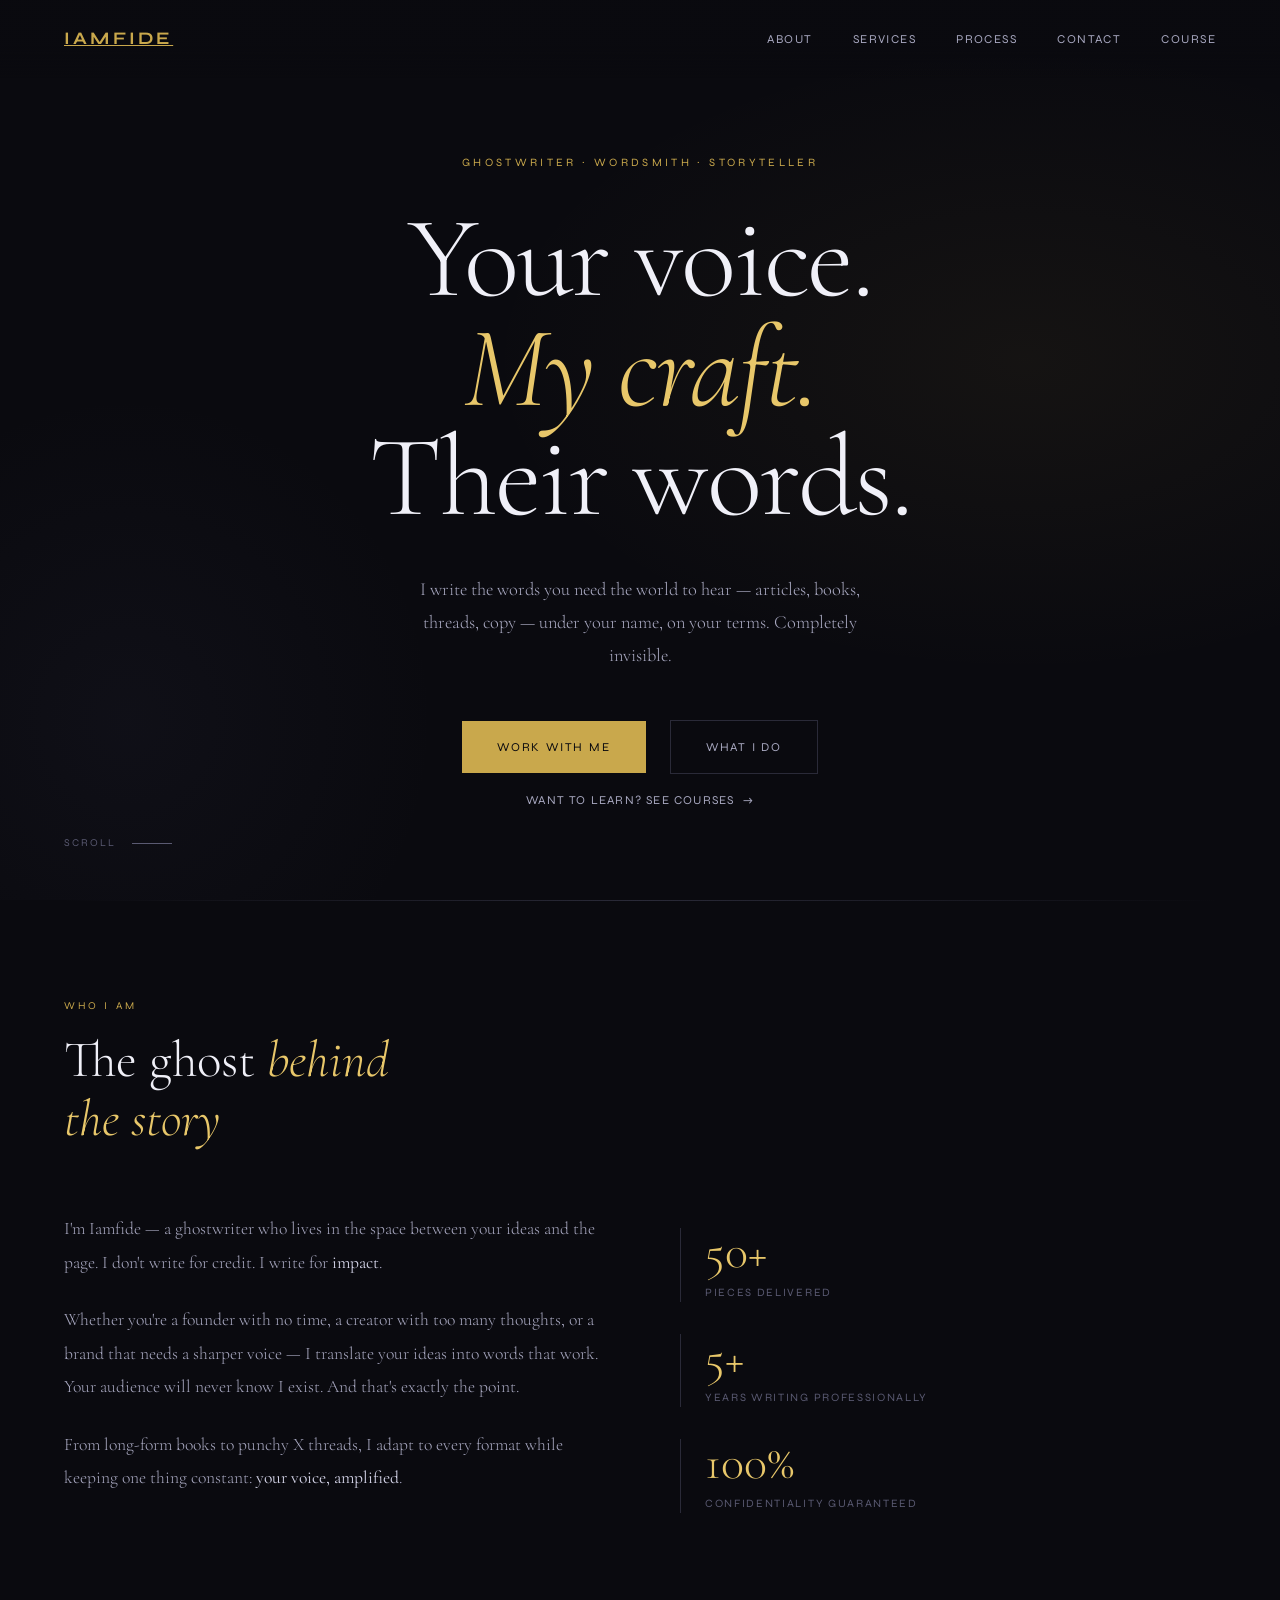
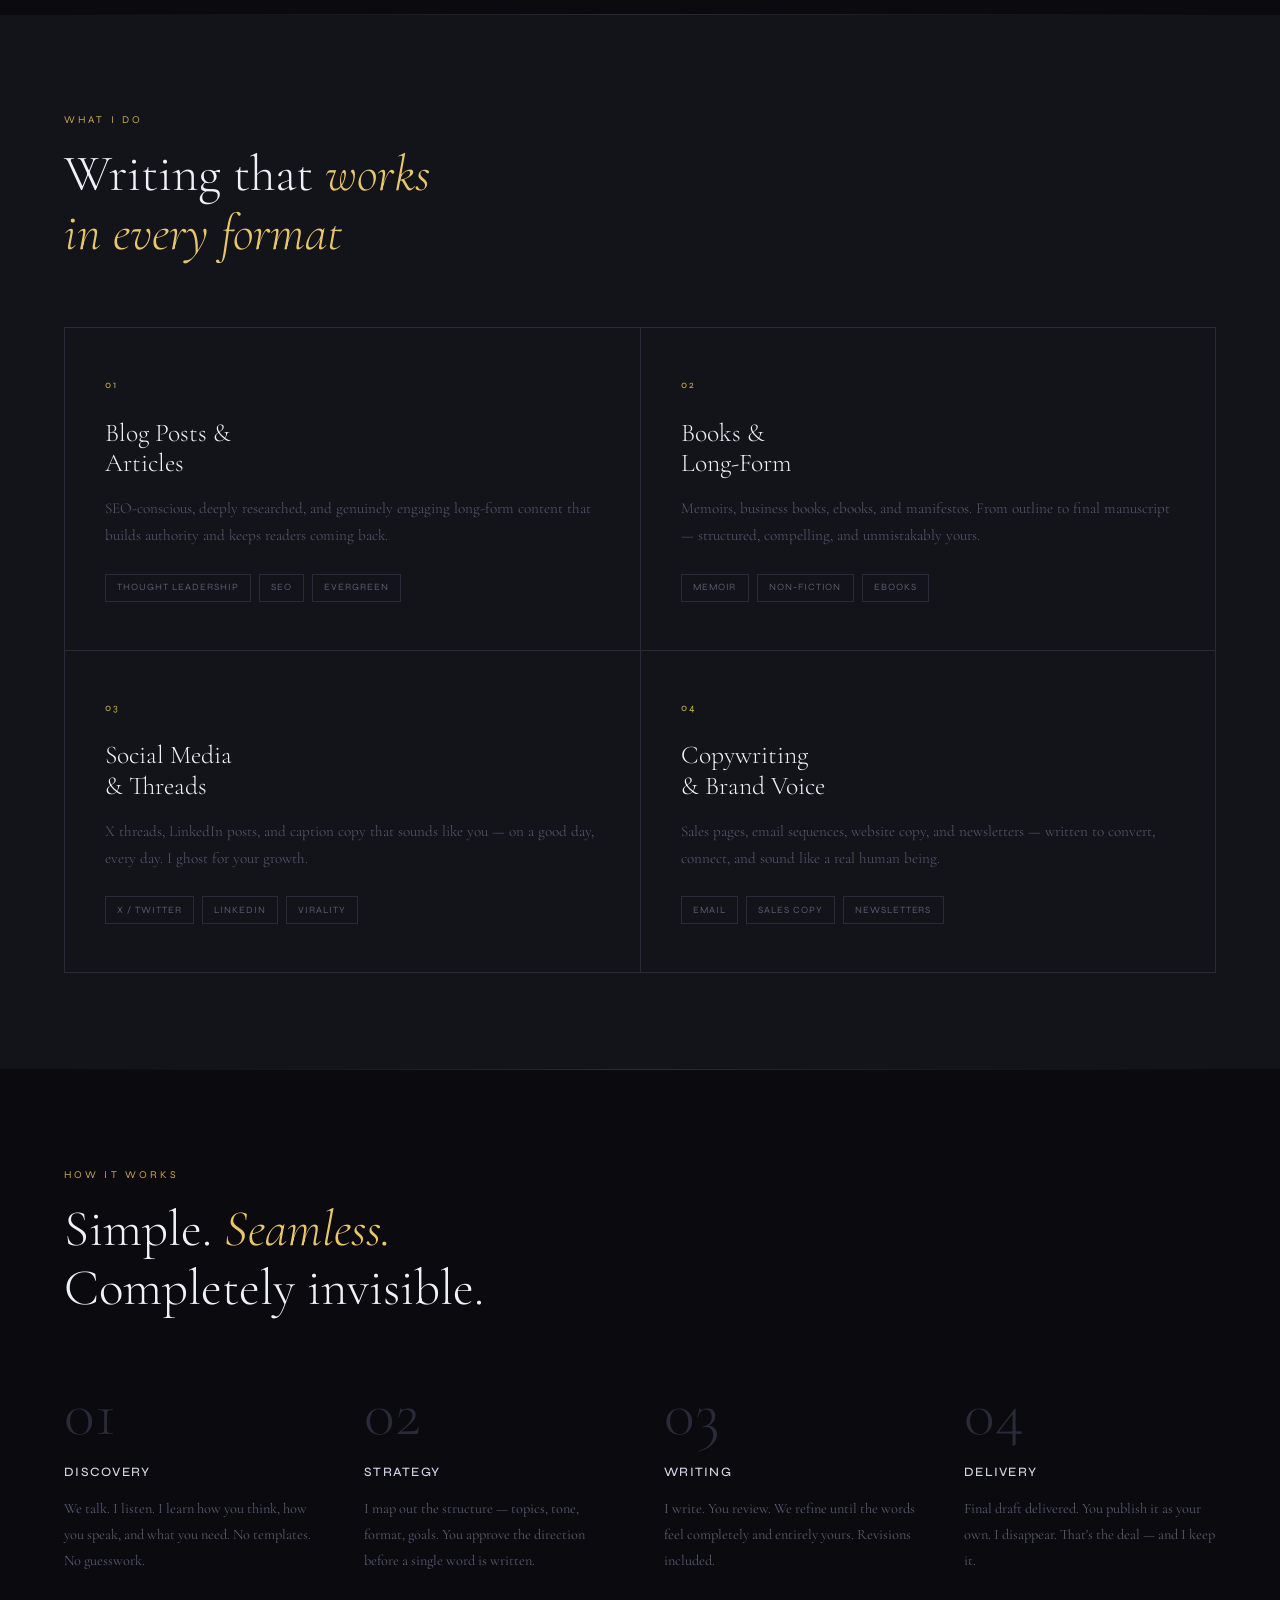
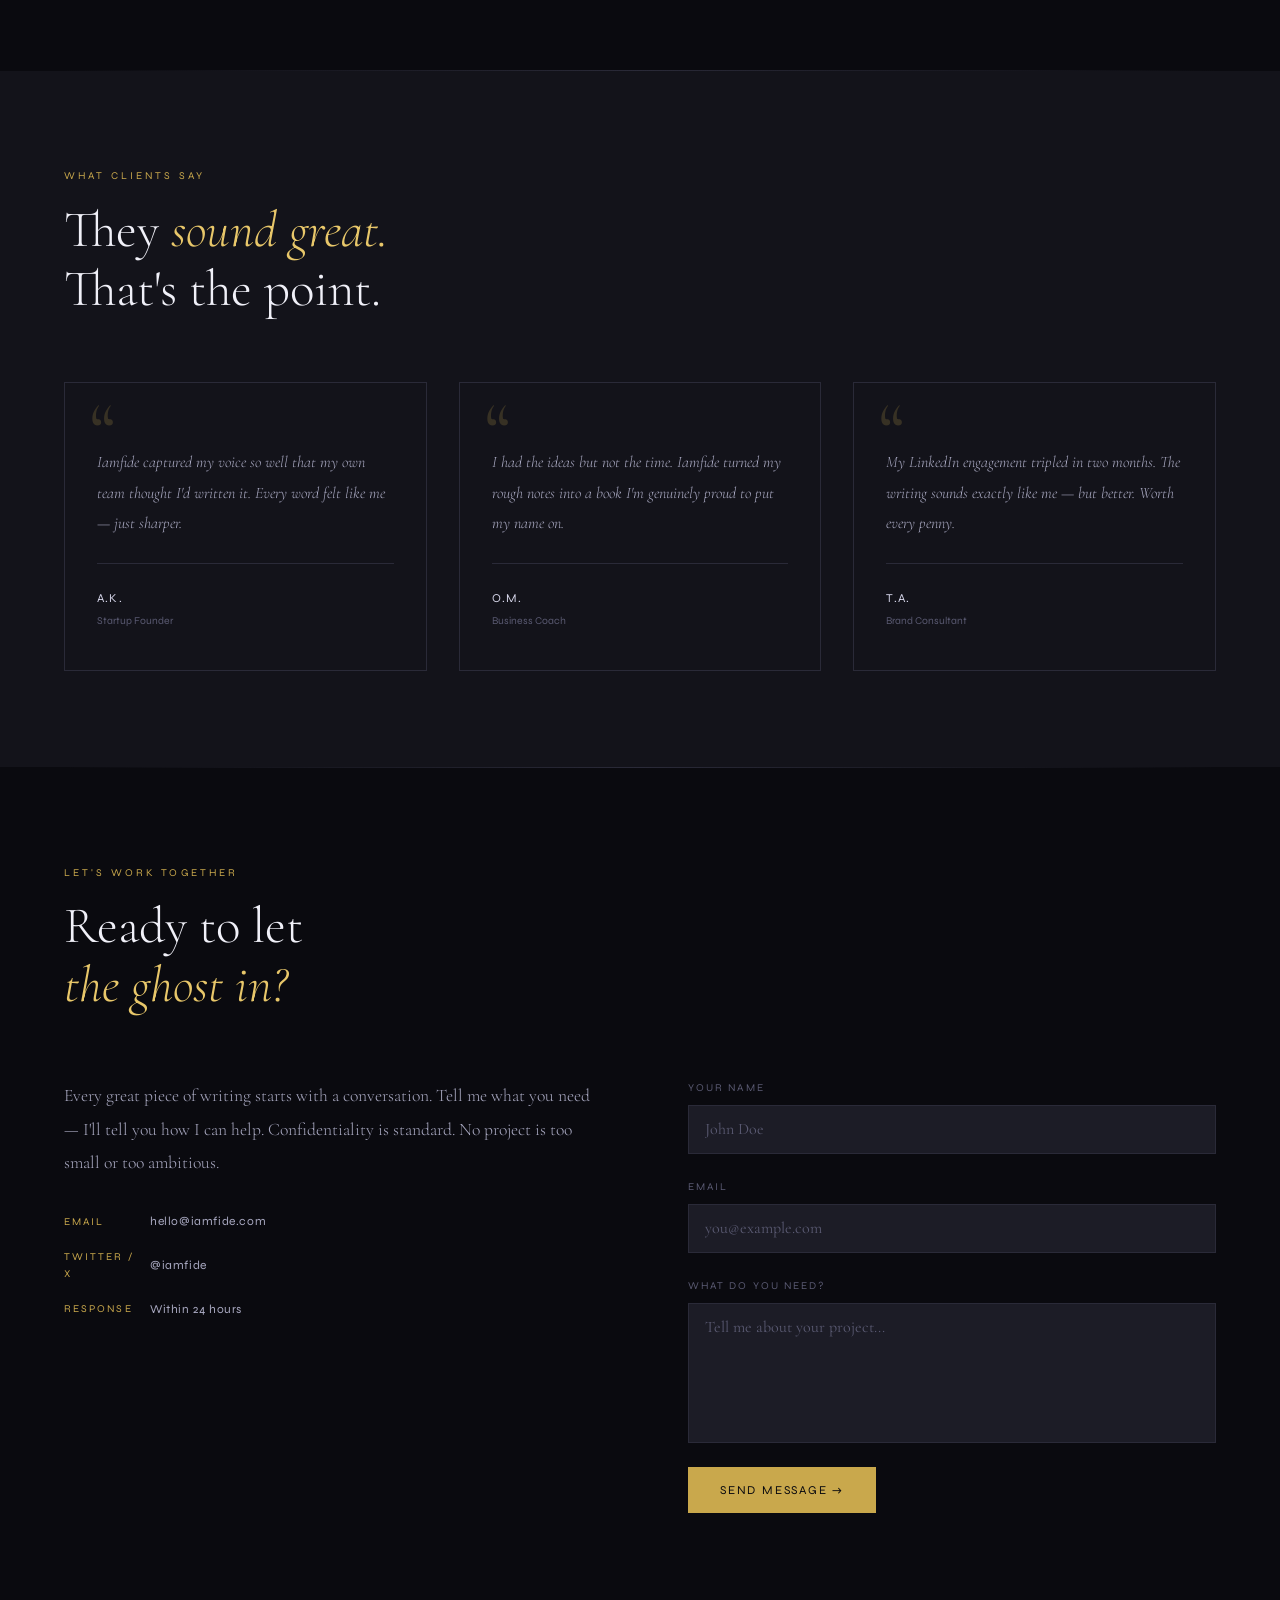
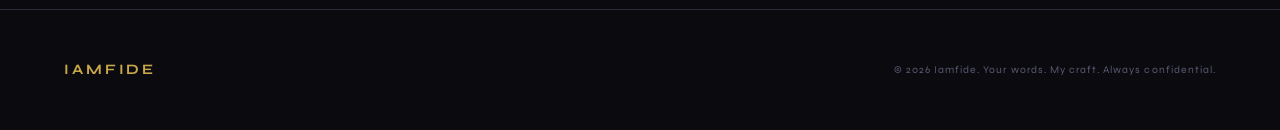
<file: index.html>
<!DOCTYPE html>
<html lang="en">
<head>
<meta charset="UTF-8">
<meta name="viewport" content="width=device-width, initial-scale=1.0">
<title>IAMFIDE — Ghostwriter</title>
<link href="https://fonts.googleapis.com/css2?family=Cormorant+Garamond:ital,wght@0,300;0,400;0,600;1,300;1,400&family=Syne:wght@400;500;700&display=swap" rel="stylesheet">
<link rel="stylesheet" href="css/portfolio.css">

</head>
<body>

<nav>
  <a href="#home" class="nav-logo">Iamfide</a>
  <button class="nav-toggle" aria-label="Toggle navigation" type="button">
    <span></span>
  </button>
  <ul class="nav-links">
    <li><a href="#about">About</a></li>
    <li><a href="#services">Services</a></li>
    <li><a href="#process">Process</a></li>
    <li><a href="#contact">Contact</a></li>
    <li><a href="iamfide-course.html">Course</a></li>
  </ul>
</nav>

<section class="hero" id="home">
  <div class="hero-eyebrow">Ghostwriter &middot; Wordsmith &middot; Storyteller</div>
  <h1 class="hero-title">Your voice.<br><em>My craft.</em><br>Their words.</h1>
  <p class="hero-sub">I write the words you need the world to hear — articles, books, threads, copy — under your name, on your terms. Completely invisible.</p>
  <div class="hero-cta">
    <div class="hero-cta-buttons">
      <a class="btn-primary" href="#contact">Work with me</a>
      <a class="btn-ghost" href="#services">What I do</a>
    </div>
    <a class="btn-link" href="iamfide-course.html">Want to learn? See courses <span class="arrow">→</span></a>
  </div>
  <div class="hero-scroll">Scroll</div>
</section>

<div class="divider"></div>

<section id="about">
  <div class="section-tag">Who I Am</div>
  <h2 class="section-title">The ghost <em>behind<br>the story</em></h2>
  <div class="about-grid reveal">
    <div class="about-text">
      <p>I'm Iamfide — a ghostwriter who lives in the space between your ideas and the page. I don't write for credit. I write for <strong>impact</strong>.</p>
      <p>Whether you're a founder with no time, a creator with too many thoughts, or a brand that needs a sharper voice — I translate your ideas into words that work. Your audience will never know I exist. And that's exactly the point.</p>
      <p>From long-form books to punchy X threads, I adapt to every format while keeping one thing constant: <strong>your voice, amplified</strong>.</p>
    </div>
    <div class="about-stats">
      <div class="stat-item">
        <div class="stat-num">50+</div>
        <div class="stat-label">Pieces delivered</div>
      </div>
      <div class="stat-item">
        <div class="stat-num">5+</div>
        <div class="stat-label">Years writing professionally</div>
      </div>
      <div class="stat-item">
        <div class="stat-num">100%</div>
        <div class="stat-label">Confidentiality guaranteed</div>
      </div>
    </div>
  </div>
</section>

<div class="divider"></div>

<section class="services" id="services">
  <div class="section-tag">What I Do</div>
  <h2 class="section-title">Writing that <em>works<br>in every format</em></h2>
  <div class="services-grid reveal">
    <div class="service-card">
      <div class="service-num">01</div>
      <div class="service-name">Blog Posts &amp;<br>Articles</div>
      <p class="service-desc">SEO-conscious, deeply researched, and genuinely engaging long-form content that builds authority and keeps readers coming back.</p>
      <div class="service-tags">
        <span class="tag">Thought Leadership</span>
        <span class="tag">SEO</span>
        <span class="tag">Evergreen</span>
      </div>
    </div>
    <div class="service-card">
      <div class="service-num">02</div>
      <div class="service-name">Books &amp;<br>Long-Form</div>
      <p class="service-desc">Memoirs, business books, ebooks, and manifestos. From outline to final manuscript — structured, compelling, and unmistakably yours.</p>
      <div class="service-tags">
        <span class="tag">Memoir</span>
        <span class="tag">Non-fiction</span>
        <span class="tag">Ebooks</span>
      </div>
    </div>
    <div class="service-card">
      <div class="service-num">03</div>
      <div class="service-name">Social Media<br>&amp; Threads</div>
      <p class="service-desc">X threads, LinkedIn posts, and caption copy that sounds like you — on a good day, every day. I ghost for your growth.</p>
      <div class="service-tags">
        <span class="tag">X / Twitter</span>
        <span class="tag">LinkedIn</span>
        <span class="tag">Virality</span>
      </div>
    </div>
    <div class="service-card">
      <div class="service-num">04</div>
      <div class="service-name">Copywriting<br>&amp; Brand Voice</div>
      <p class="service-desc">Sales pages, email sequences, website copy, and newsletters — written to convert, connect, and sound like a real human being.</p>
      <div class="service-tags">
        <span class="tag">Email</span>
        <span class="tag">Sales Copy</span>
        <span class="tag">Newsletters</span>
      </div>
    </div>
  </div>
</section>

<div class="divider"></div>

<section id="process">
  <div class="section-tag">How It Works</div>
  <h2 class="section-title">Simple. <em>Seamless.</em><br>Completely invisible.</h2>
  <div class="process-steps reveal">
    <div class="step">
      <div class="step-num">01</div>
      <div class="step-title">Discovery</div>
      <p class="step-text">We talk. I listen. I learn how you think, how you speak, and what you need. No templates. No guesswork.</p>
    </div>
    <div class="step">
      <div class="step-num">02</div>
      <div class="step-title">Strategy</div>
      <p class="step-text">I map out the structure — topics, tone, format, goals. You approve the direction before a single word is written.</p>
    </div>
    <div class="step">
      <div class="step-num">03</div>
      <div class="step-title">Writing</div>
      <p class="step-text">I write. You review. We refine until the words feel completely and entirely yours. Revisions included.</p>
    </div>
    <div class="step">
      <div class="step-num">04</div>
      <div class="step-title">Delivery</div>
      <p class="step-text">Final draft delivered. You publish it as your own. I disappear. That's the deal — and I keep it.</p>
    </div>
  </div>
</section>

<div class="divider"></div>

<section class="testimonials">
  <div class="section-tag">What Clients Say</div>
  <h2 class="section-title">They <em>sound great.</em><br>That's the point.</h2>
  <div class="testimonials-grid reveal">
    <div class="testimonial">
      <p class="testimonial-text">Iamfide captured my voice so well that my own team thought I'd written it. Every word felt like me — just sharper.</p>
      <div class="testimonial-author">
        <div class="author-name">A.K.</div>
        <div class="author-role">Startup Founder</div>
      </div>
    </div>
    <div class="testimonial">
      <p class="testimonial-text">I had the ideas but not the time. Iamfide turned my rough notes into a book I'm genuinely proud to put my name on.</p>
      <div class="testimonial-author">
        <div class="author-name">O.M.</div>
        <div class="author-role">Business Coach</div>
      </div>
    </div>
    <div class="testimonial">
      <p class="testimonial-text">My LinkedIn engagement tripled in two months. The writing sounds exactly like me — but better. Worth every penny.</p>
      <div class="testimonial-author">
        <div class="author-name">T.A.</div>
        <div class="author-role">Brand Consultant</div>
      </div>
    </div>
  </div>
</section>

<div class="divider"></div>

<section id="contact">
  <div class="section-tag">Let's Work Together</div>
  <h2 class="section-title">Ready to let<br><em>the ghost in?</em></h2>
  <div class="contact-inner reveal">
    <div class="contact-copy">
      <p>Every great piece of writing starts with a conversation. Tell me what you need — I'll tell you how I can help. Confidentiality is standard. No project is too small or too ambitious.</p>
      <div class="contact-detail">
        <div class="contact-item">
          <span>Email</span>
          <span>hello@iamfide.com</span>
        </div>
        <div class="contact-item">
          <span>Twitter / X</span>
          <span>@iamfide</span>
        </div>
        <div class="contact-item">
          <span>Response</span>
          <span>Within 24 hours</span>
        </div>
      </div>
    </div>
    <form class="contact-form" onsubmit="return false;">
      <div class="form-group">
        <label class="form-label">Your Name</label>
        <input class="form-input" type="text" placeholder="John Doe" />
      </div>
      <div class="form-group">
        <label class="form-label">Email</label>
        <input class="form-input" type="email" placeholder="you@example.com" />
      </div>
      <div class="form-group">
        <label class="form-label">What do you need?</label>
        <textarea class="form-textarea" placeholder="Tell me about your project..."></textarea>
      </div>
      <button class="form-submit">Send Message &rarr;</button>
    </form>
  </div>
</section>

<footer>
  <div class="footer-logo">Iamfide</div>
  <div class="footer-copy">&copy; 2026 Iamfide. Your words. My craft. Always confidential.</div>
</footer>

<script src="js/portfolio.js"></script>
</body>
</html>
</file>
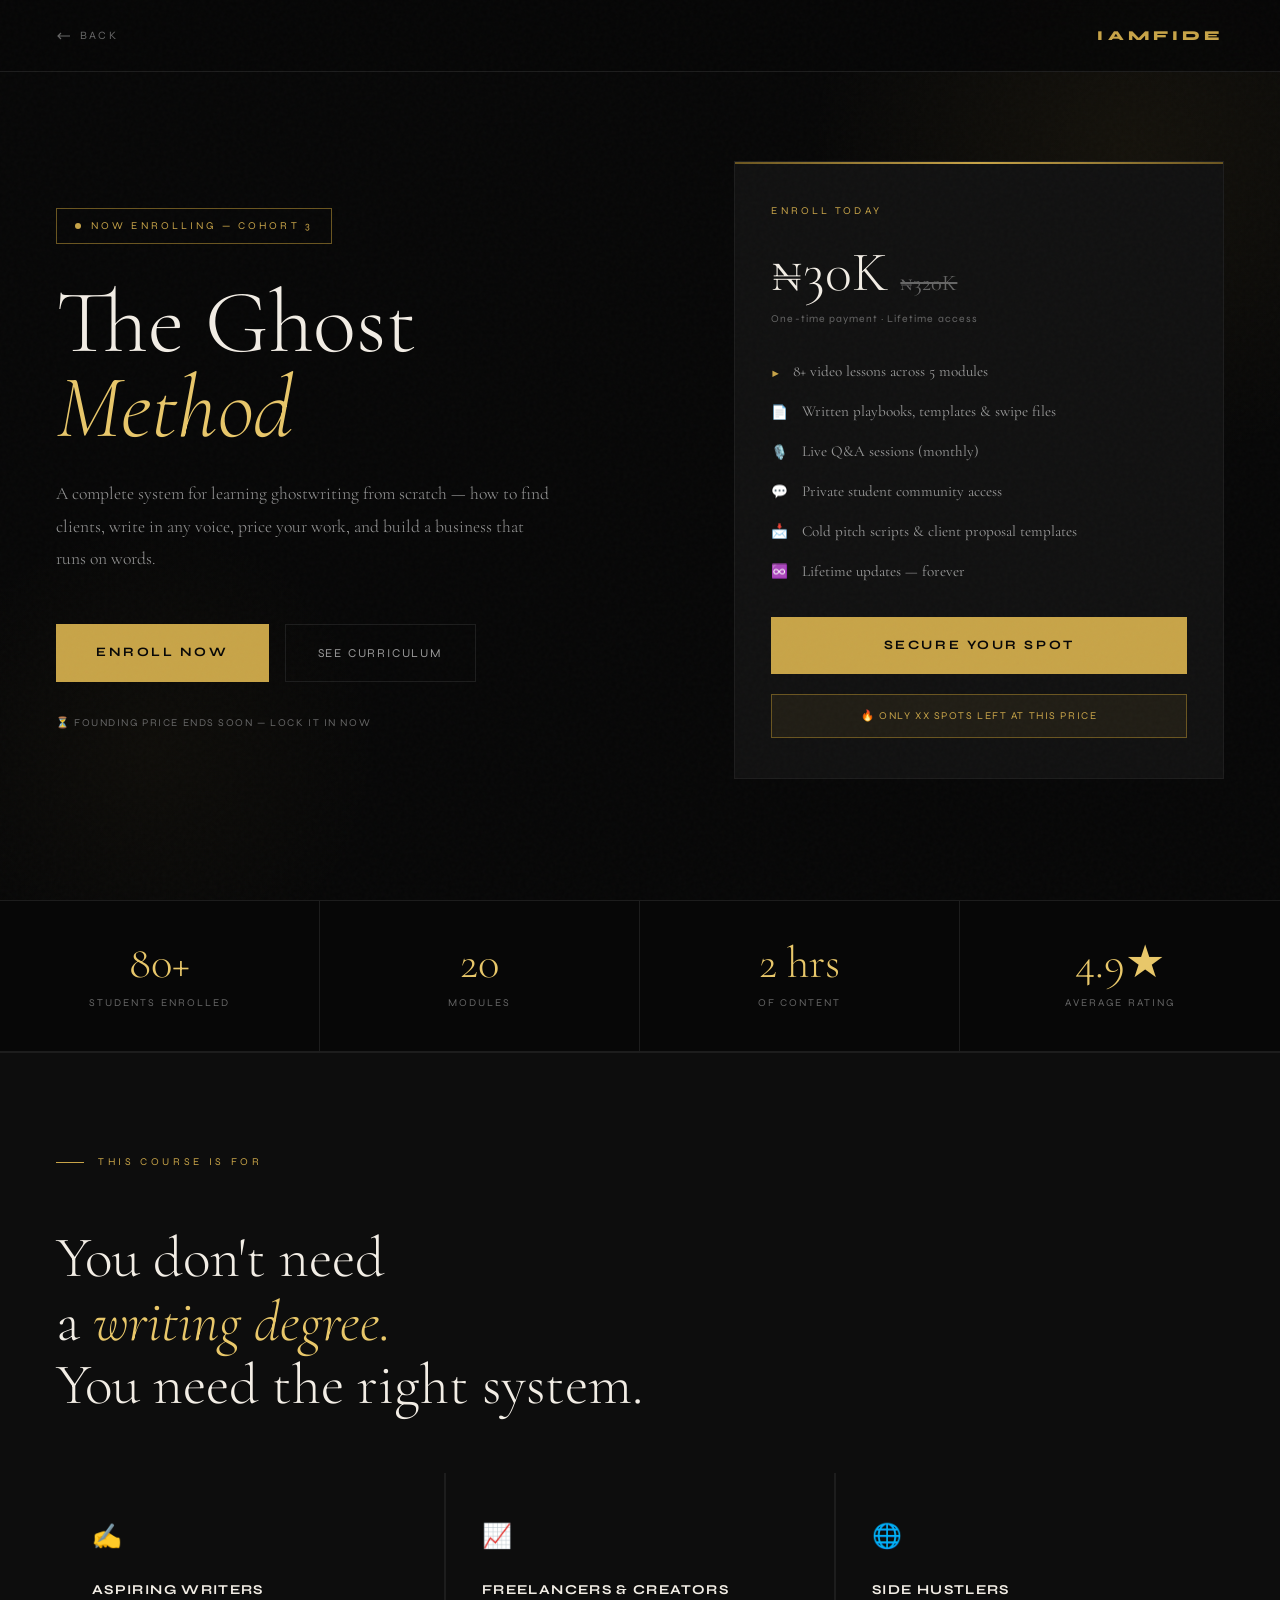
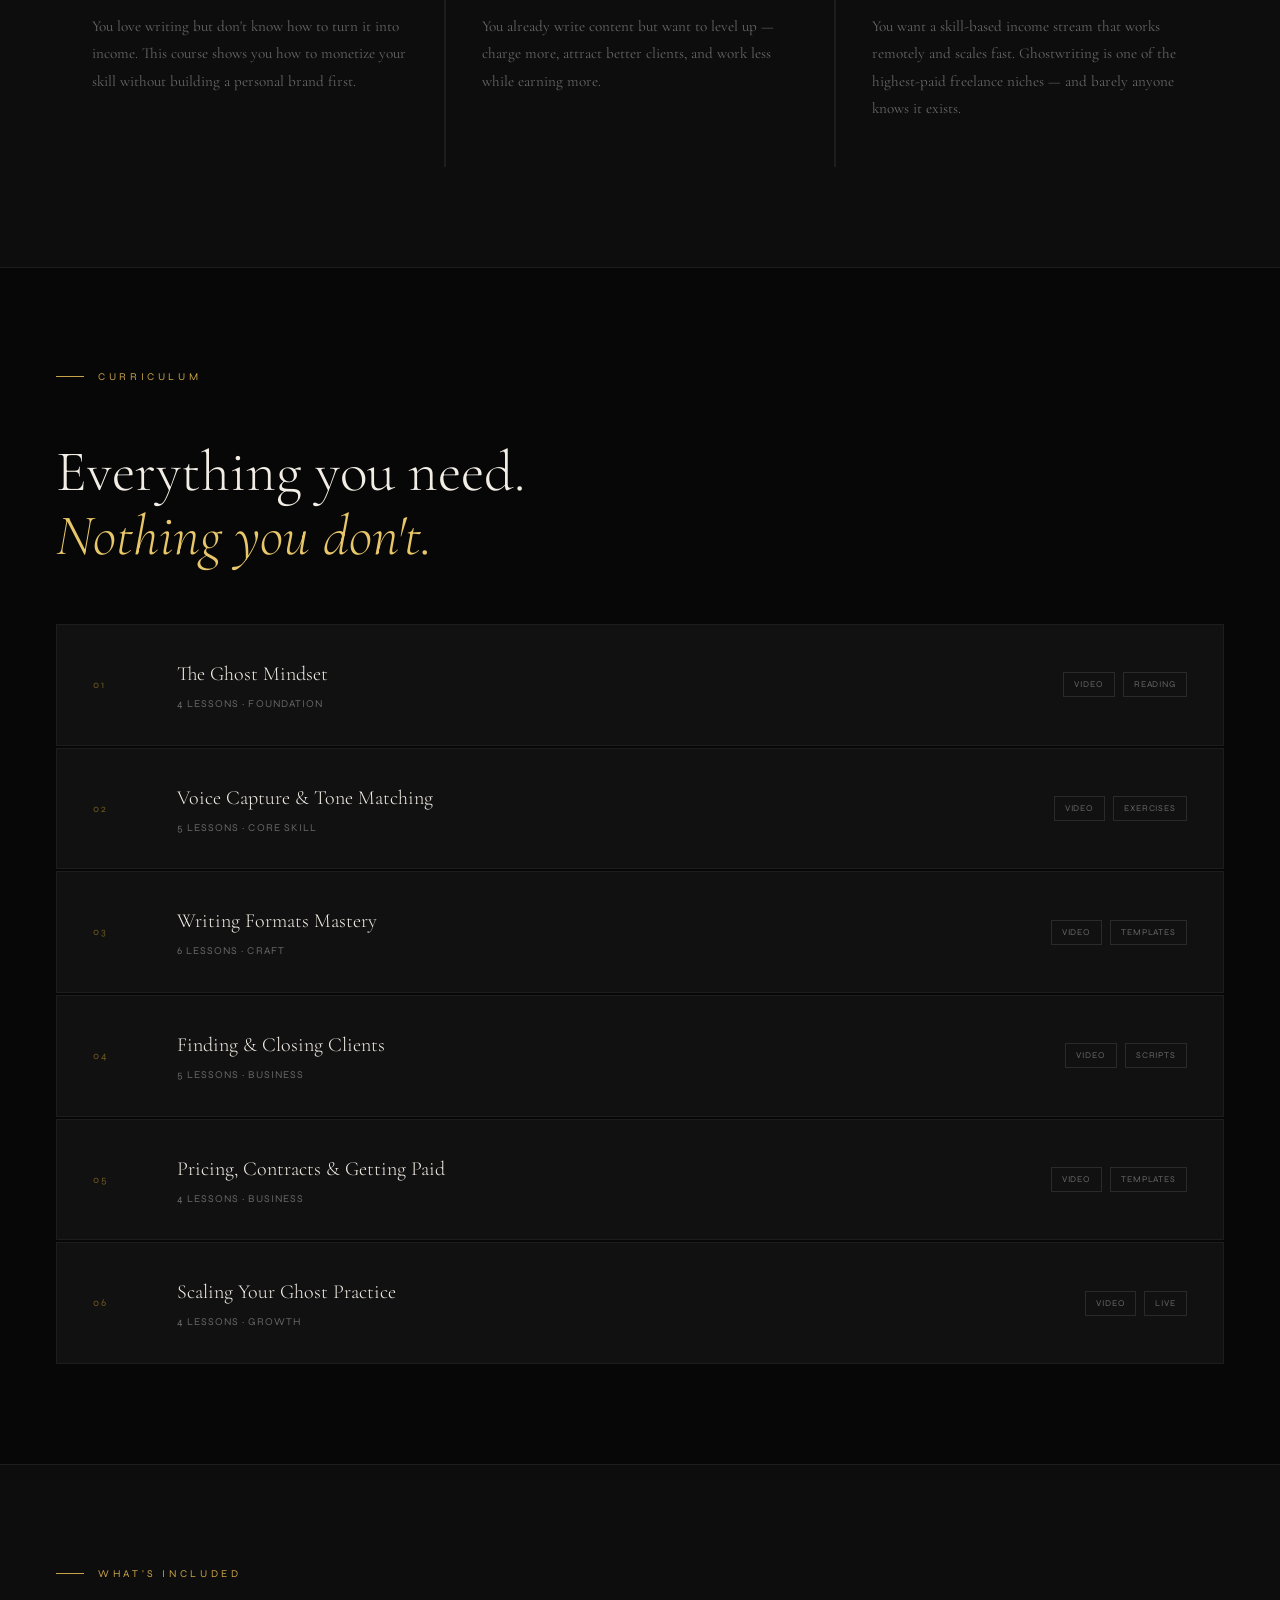
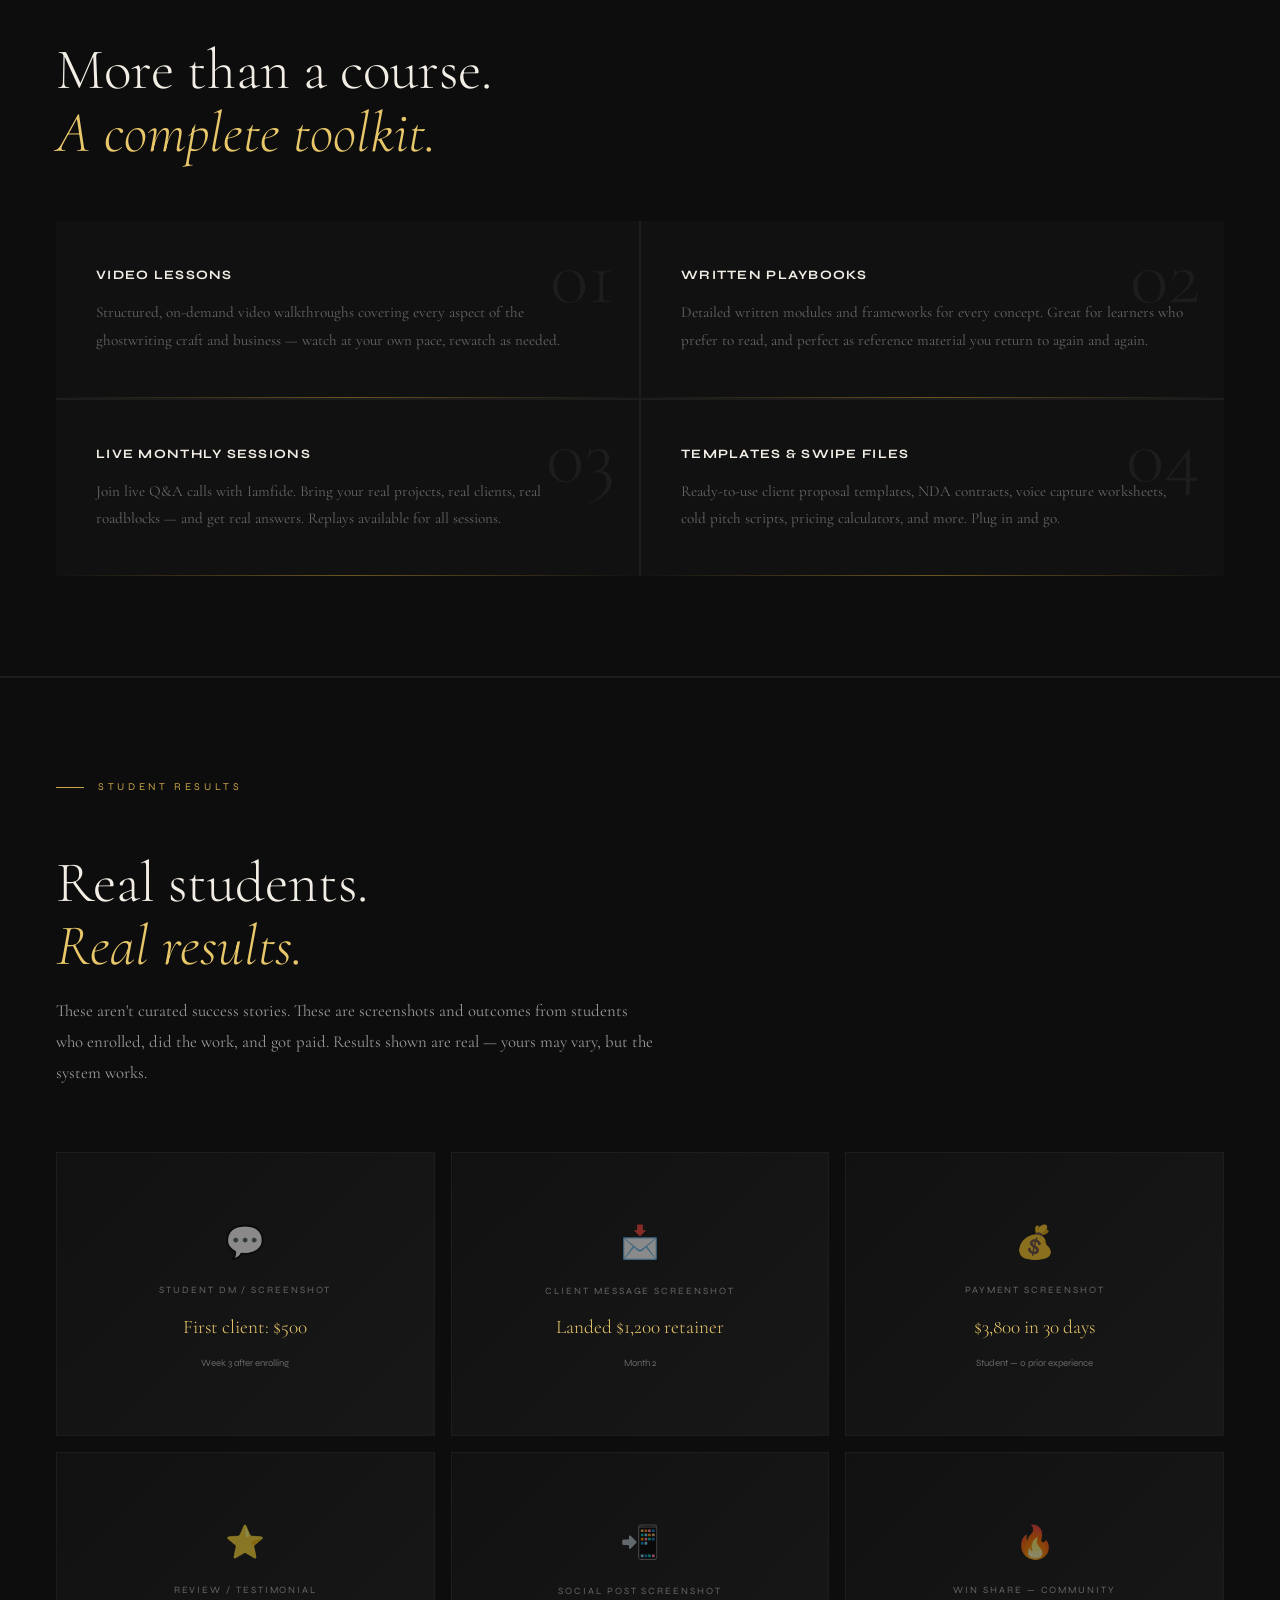
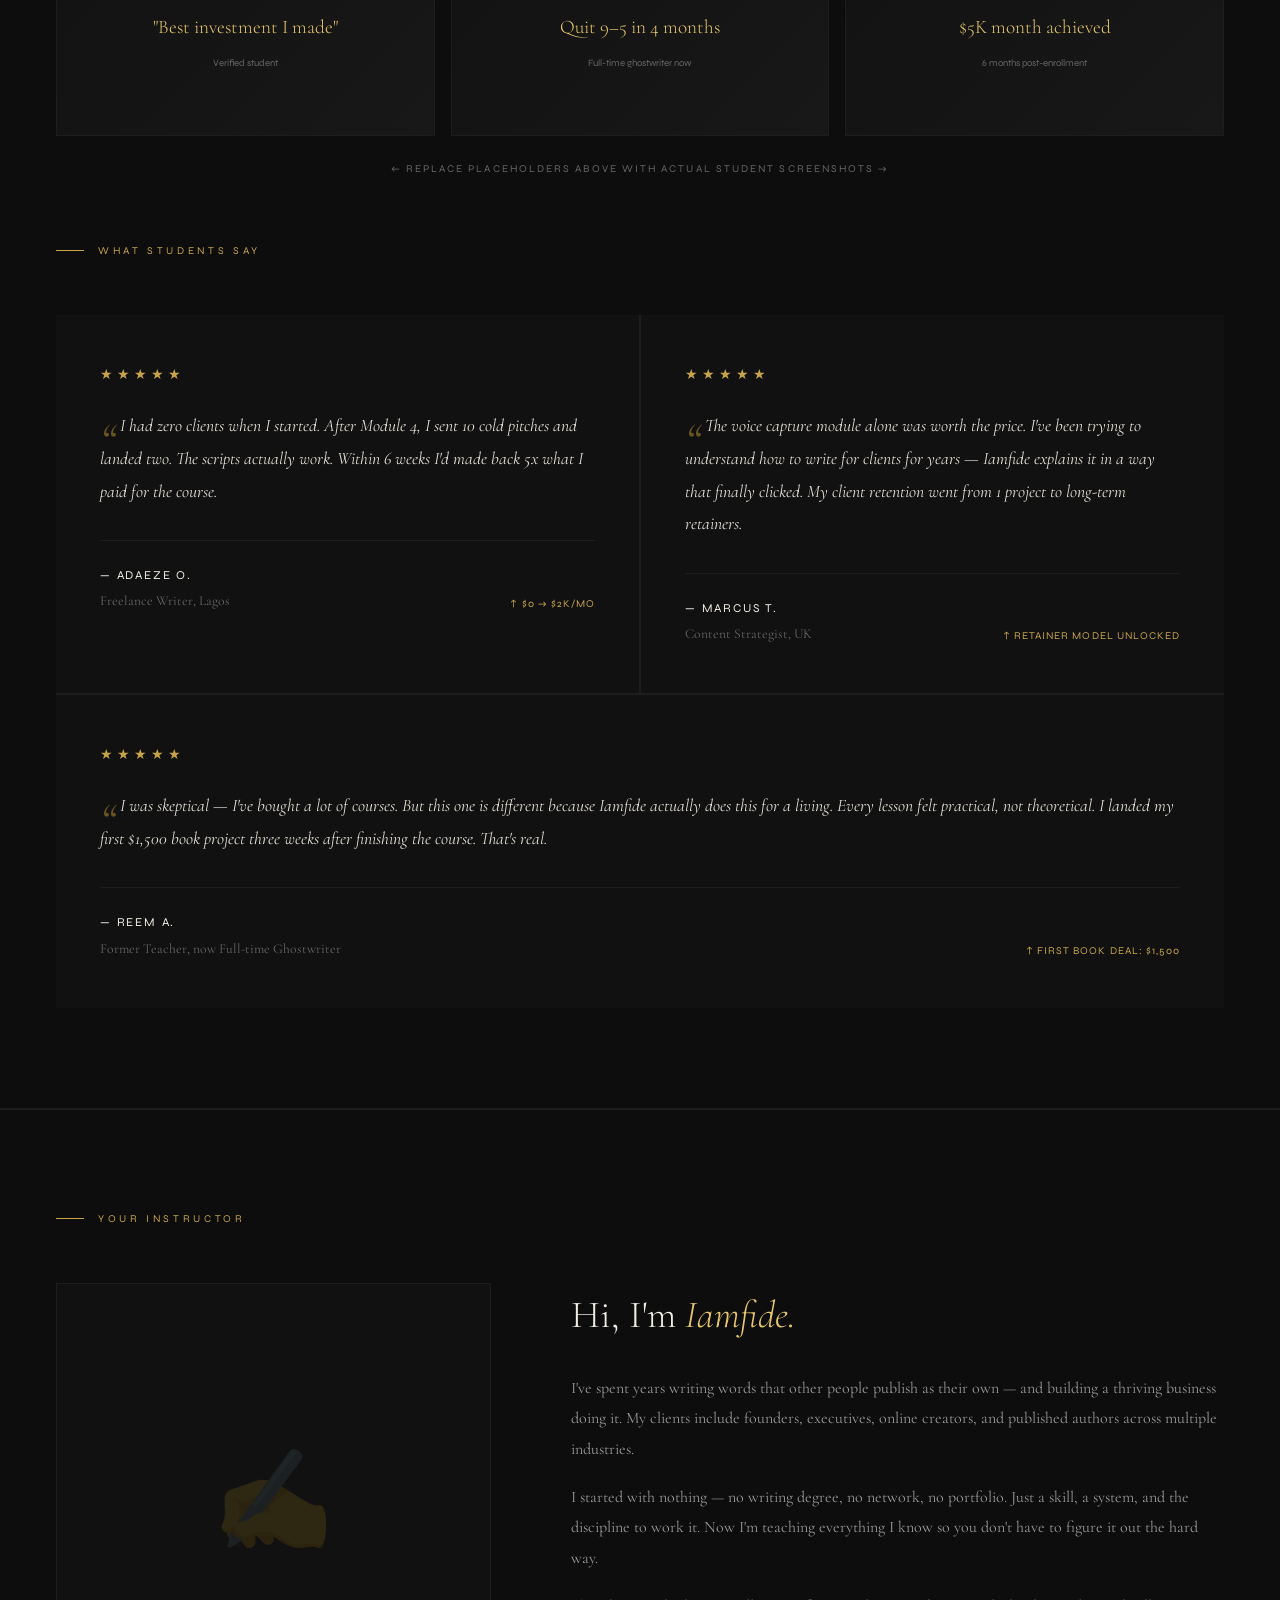
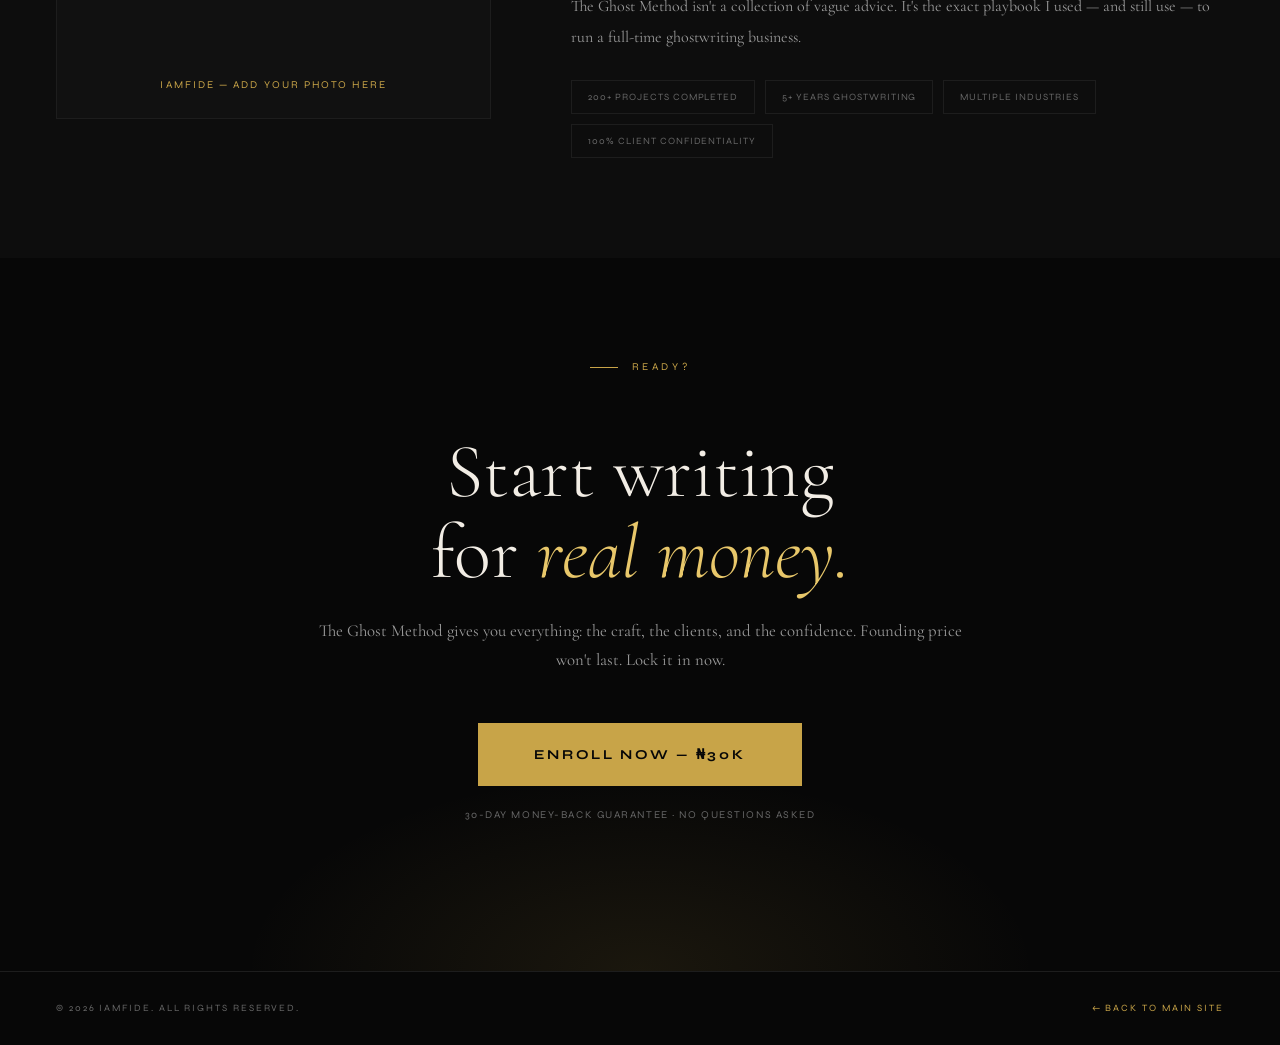
<file: iamfide-course.html>
<!DOCTYPE html>
<html lang="en">
<head>
<meta charset="UTF-8"/>
<meta name="viewport" content="width=device-width, initial-scale=1.0"/>
<title>The Ghost Method — Iamfide</title>
<link href="https://fonts.googleapis.com/css2?family=Cormorant+Garamond:ital,wght@0,300;0,400;0,600;1,300;1,400&family=Syne:wght@400;600;700;800&display=swap" rel="stylesheet"/>
<link rel="stylesheet" href="css/course.css">
</head>
<body>

<!-- Nav -->
<nav>
  <a href="index.html" class="nav-back">
    <svg width="14" height="8" viewBox="0 0 14 8" fill="none"><path d="M14 4H2M5 1L2 4l3 3" stroke="currentColor" stroke-width="1.2"/></svg>
    Back
  </a>
  <a href="index.html" class="nav-logo">Iamfide</a>
</nav>

<!-- Hero -->
<section class="hero">
  <div class="hero-glow"></div>
  <div class="hero-glow-2"></div>
  <div class="hero-inner">
    <div class="hero-left">
      <div class="hero-badge">
        <div class="hero-badge-dot"></div>
        <span>Now Enrolling — Cohort 3</span>
      </div>
      <h1 class="hero-title">
        The Ghost<br><em>Method</em>
      </h1>
      <p class="hero-desc">
        A complete system for learning ghostwriting from scratch — how to find clients, write in any voice, price your work, and build a business that runs on words.
      </p>
      <div class="hero-actions">
        <a href="#enroll" class="btn-enroll">Enroll Now</a>
        <a href="#curriculum" class="btn-peek">See Curriculum</a>
        <p class="hero-price-note">⏳ Founding price ends soon — lock it in now</p>
      </div>
    </div>
    <div class="hero-right">
      <div class="course-card">
        <div class="course-card-label">Enroll Today</div>
        <div class="price-display">
          <span class="price-amount">₦30K</span>
          <span class="price-strike">₦320K</span>
        </div>
        <p class="price-note">One-time payment · Lifetime access</p>
        <div class="course-includes">
          <div class="include-item"><span class="include-icon">▶</span> 8+ video lessons across 5 modules</div>
          <div class="include-item"><span class="include-icon">📄</span> Written playbooks, templates & swipe files</div>
          <div class="include-item"><span class="include-icon">🎙️</span> Live Q&A sessions (monthly)</div>
          <div class="include-item"><span class="include-icon">💬</span> Private student community access</div>
          <div class="include-item"><span class="include-icon">📩</span> Cold pitch scripts & client proposal templates</div>
          <div class="include-item"><span class="include-icon">♾️</span> Lifetime updates — forever</div>
        </div>
        <a href="#enroll" class="btn-enroll" style="width:100%;text-align:center;display:block;">Secure Your Spot</a>
        <div class="spots-left">🔥 Only XX spots left at this price</div>
      </div>
    </div>
  </div>
</section>

<!-- Stats bar -->
<div class="stats-bar">
  <div class="stat-block reveal">
    <div class="stat-n">80+</div>
    <div class="stat-l">Students Enrolled</div>
  </div>
  <div class="stat-block reveal reveal-d1">
    <div class="stat-n">20</div>
    <div class="stat-l">Modules</div>
  </div>
  <div class="stat-block reveal reveal-d2">
    <div class="stat-n">2 hrs</div>
    <div class="stat-l">Of Content</div>
  </div>
  <div class="stat-block reveal reveal-d3">
    <div class="stat-n">4.9★</div>
    <div class="stat-l">Average Rating</div>
  </div>
</div>

<!-- For Whom -->
<section class="for-whom">
  <div class="section-tag reveal">This course is for</div>
  <h2 class="section-h reveal">You don't need<br>a <em>writing degree.</em><br>You need the right system.</h2>
  <div class="whom-grid">
    <div class="whom-card reveal">
      <div class="whom-icon">✍️</div>
      <div class="whom-title">Aspiring Writers</div>
      <div class="whom-desc">You love writing but don't know how to turn it into income. This course shows you how to monetize your skill without building a personal brand first.</div>
    </div>
    <div class="whom-card reveal reveal-d1">
      <div class="whom-icon">📈</div>
      <div class="whom-title">Freelancers & Creators</div>
      <div class="whom-desc">You already write content but want to level up — charge more, attract better clients, and work less while earning more.</div>
    </div>
    <div class="whom-card reveal reveal-d2">
      <div class="whom-icon">🌐</div>
      <div class="whom-title">Side Hustlers</div>
      <div class="whom-desc">You want a skill-based income stream that works remotely and scales fast. Ghostwriting is one of the highest-paid freelance niches — and barely anyone knows it exists.</div>
    </div>
  </div>
</section>

<!-- Curriculum -->
<section id="curriculum">
  <div class="section-tag reveal">Curriculum</div>
  <h2 class="section-h reveal">Everything you need.<br><em>Nothing you don't.</em></h2>
  <div class="curriculum-list reveal">

    <div class="module" onclick="this.classList.toggle('open')">
      <div class="module-num">01</div>
      <div class="module-info">
        <div class="module-title">The Ghost Mindset</div>
        <div class="module-lessons">4 lessons · Foundation</div>
      </div>
      <div class="module-format">
        <span class="format-badge">Video</span>
        <span class="format-badge">Reading</span>
      </div>
      <div class="module-content">
        <ul>
          <li>What ghostwriting actually is (and what it isn't)</li>
          <li>Why discretion is your #1 competitive advantage</li>
          <li>The psychology of writing in someone else's voice</li>
          <li>Setting up your ghostwriting business from day one</li>
        </ul>
      </div>
    </div>

    <div class="module" onclick="this.classList.toggle('open')">
      <div class="module-num">02</div>
      <div class="module-info">
        <div class="module-title">Voice Capture & Tone Matching</div>
        <div class="module-lessons">5 lessons · Core Skill</div>
      </div>
      <div class="module-format">
        <span class="format-badge">Video</span>
        <span class="format-badge">Exercises</span>
      </div>
      <div class="module-content">
        <ul>
          <li>How to extract a client's authentic voice from a single conversation</li>
          <li>Building a voice document (with template)</li>
          <li>Writing for founders, executives, and public figures</li>
          <li>Tone matching across formats — books vs threads vs speeches</li>
          <li>When the client doesn't know their own voice</li>
        </ul>
      </div>
    </div>

    <div class="module" onclick="this.classList.toggle('open')">
      <div class="module-num">03</div>
      <div class="module-info">
        <div class="module-title">Writing Formats Mastery</div>
        <div class="module-lessons">6 lessons · Craft</div>
      </div>
      <div class="module-format">
        <span class="format-badge">Video</span>
        <span class="format-badge">Templates</span>
      </div>
      <div class="module-content">
        <ul>
          <li>Articles, blogs & newsletters that build authority</li>
          <li>Social media writing that drives engagement</li>
          <li>Books & long-form manuscripts — structuring 50,000+ words</li>
          <li>Speech & script writing for video/audio</li>
          <li>Email sequences and sales copy</li>
          <li>The differences in process between each format</li>
        </ul>
      </div>
    </div>

    <div class="module" onclick="this.classList.toggle('open')">
      <div class="module-num">04</div>
      <div class="module-info">
        <div class="module-title">Finding & Closing Clients</div>
        <div class="module-lessons">5 lessons · Business</div>
      </div>
      <div class="module-format">
        <span class="format-badge">Video</span>
        <span class="format-badge">Scripts</span>
      </div>
      <div class="module-content">
        <ul>
          <li>Where ghostwriting clients are hiding (and how to reach them)</li>
          <li>Cold outreach scripts that actually work</li>
          <li>Discovery call framework — ask the right questions</li>
          <li>How to present your work without a public portfolio</li>
          <li>Handling objections, ghosting, and "let me think about it"</li>
        </ul>
      </div>
    </div>

    <div class="module" onclick="this.classList.toggle('open')">
      <div class="module-num">05</div>
      <div class="module-info">
        <div class="module-title">Pricing, Contracts & Getting Paid</div>
        <div class="module-lessons">4 lessons · Business</div>
      </div>
      <div class="module-format">
        <span class="format-badge">Video</span>
        <span class="format-badge">Templates</span>
      </div>
      <div class="module-content">
        <ul>
          <li>How to price your work (without undercharging)</li>
          <li>Retainer model vs per-project pricing</li>
          <li>NDAs and ghostwriting contracts (template included)</li>
          <li>Getting paid on time, every time</li>
        </ul>
      </div>
    </div>

    <div class="module" onclick="this.classList.toggle('open')">
      <div class="module-num">06</div>
      <div class="module-info">
        <div class="module-title">Scaling Your Ghost Practice</div>
        <div class="module-lessons">4 lessons · Growth</div>
      </div>
      <div class="module-format">
        <span class="format-badge">Video</span>
        <span class="format-badge">Live</span>
      </div>
      <div class="module-content">
        <ul>
          <li>From one client to a full roster — the referral flywheel</li>
          <li>Raising your rates without losing clients</li>
          <li>Building systems so you're never scrambling</li>
          <li>The $5K/month ghostwriting roadmap</li>
        </ul>
      </div>
    </div>

  </div>
</section>

<!-- What you get -->
<section style="background:var(--dark); border-top:1px solid var(--border); border-bottom:1px solid var(--border);">
  <div class="section-tag reveal">What's Included</div>
  <h2 class="section-h reveal">More than a course.<br><em>A complete toolkit.</em></h2>
  <div class="get-grid">
    <div class="get-card reveal">
      <div class="get-num">01</div>
      <div class="get-title">Video Lessons</div>
      <div class="get-desc">Structured, on-demand video walkthroughs covering every aspect of the ghostwriting craft and business — watch at your own pace, rewatch as needed.</div>
    </div>
    <div class="get-card reveal reveal-d1">
      <div class="get-num">02</div>
      <div class="get-title">Written Playbooks</div>
      <div class="get-desc">Detailed written modules and frameworks for every concept. Great for learners who prefer to read, and perfect as reference material you return to again and again.</div>
    </div>
    <div class="get-card reveal">
      <div class="get-num">03</div>
      <div class="get-title">Live Monthly Sessions</div>
      <div class="get-desc">Join live Q&A calls with Iamfide. Bring your real projects, real clients, real roadblocks — and get real answers. Replays available for all sessions.</div>
    </div>
    <div class="get-card reveal reveal-d1">
      <div class="get-num">04</div>
      <div class="get-title">Templates & Swipe Files</div>
      <div class="get-desc">Ready-to-use client proposal templates, NDA contracts, voice capture worksheets, cold pitch scripts, pricing calculators, and more. Plug in and go.</div>
    </div>
  </div>
</section>

<!-- Proof / Student Results -->
<section class="proof" id="proof">
  <div class="section-tag reveal">Student Results</div>
  <div class="proof-intro reveal">
    <h2 class="section-h">Real students.<br><em>Real results.</em></h2>
    <p>These aren't curated success stories. These are screenshots and outcomes from students who enrolled, did the work, and got paid. Results shown are real — yours may vary, but the system works.</p>
  </div>

  <div class="screenshots-grid">
    <!-- Placeholder screenshot cards — replace with actual images -->
    <div class="screenshot reveal">
      <div class="screenshot-placeholder">
        <div class="screenshot-icon">💬</div>
        <div class="screenshot-label">Student DM / Screenshot</div>
        <div class="screenshot-result">First client: $500</div>
        <div class="screenshot-sub">Week 3 after enrolling</div>
      </div>
    </div>
    <div class="screenshot reveal reveal-d1">
      <div class="screenshot-placeholder">
        <div class="screenshot-icon">📩</div>
        <div class="screenshot-label">Client Message Screenshot</div>
        <div class="screenshot-result">Landed $1,200 retainer</div>
        <div class="screenshot-sub">Month 2</div>
      </div>
    </div>
    <div class="screenshot reveal reveal-d2">
      <div class="screenshot-placeholder">
        <div class="screenshot-icon">💰</div>
        <div class="screenshot-label">Payment Screenshot</div>
        <div class="screenshot-result">$3,800 in 30 days</div>
        <div class="screenshot-sub">Student — 0 prior experience</div>
      </div>
    </div>
    <div class="screenshot reveal">
      <div class="screenshot-placeholder">
        <div class="screenshot-icon">⭐</div>
        <div class="screenshot-label">Review / Testimonial</div>
        <div class="screenshot-result">"Best investment I made"</div>
        <div class="screenshot-sub">Verified student</div>
      </div>
    </div>
    <div class="screenshot reveal reveal-d1">
      <div class="screenshot-placeholder">
        <div class="screenshot-icon">📲</div>
        <div class="screenshot-label">Social Post Screenshot</div>
        <div class="screenshot-result">Quit 9–5 in 4 months</div>
        <div class="screenshot-sub">Full-time ghostwriter now</div>
      </div>
    </div>
    <div class="screenshot reveal reveal-d2">
      <div class="screenshot-placeholder">
        <div class="screenshot-icon">🔥</div>
        <div class="screenshot-label">Win Share — Community</div>
        <div class="screenshot-result">$5K month achieved</div>
        <div class="screenshot-sub">6 months post-enrollment</div>
      </div>
    </div>
  </div>

  <p class="proof-note reveal">← Replace placeholders above with actual student screenshots →</p>

  <!-- Testimonials -->
  <div class="section-tag reveal" style="margin-top:0;">What Students Say</div>
  <div class="testi-grid">
    <div class="testi reveal">
      <div class="testi-stars">★★★★★</div>
      <p class="testi-quote">I had zero clients when I started. After Module 4, I sent 10 cold pitches and landed two. The scripts actually work. Within 6 weeks I'd made back 5x what I paid for the course.</p>
      <div class="testi-meta">
        <div>
          <div class="testi-name">— Adaeze O.</div>
          <div class="testi-role">Freelance Writer, Lagos</div>
        </div>
        <div class="testi-outcome">↑ $0 → $2K/mo</div>
      </div>
    </div>
    <div class="testi reveal reveal-d1">
      <div class="testi-stars">★★★★★</div>
      <p class="testi-quote">The voice capture module alone was worth the price. I've been trying to understand how to write for clients for years — Iamfide explains it in a way that finally clicked. My client retention went from 1 project to long-term retainers.</p>
      <div class="testi-meta">
        <div>
          <div class="testi-name">— Marcus T.</div>
          <div class="testi-role">Content Strategist, UK</div>
        </div>
        <div class="testi-outcome">↑ Retainer model unlocked</div>
      </div>
    </div>
    <div class="testi testi-wide reveal">
      <div class="testi-stars">★★★★★</div>
      <p class="testi-quote">I was skeptical — I've bought a lot of courses. But this one is different because Iamfide actually does this for a living. Every lesson felt practical, not theoretical. I landed my first $1,500 book project three weeks after finishing the course. That's real.</p>
      <div class="testi-meta">
        <div>
          <div class="testi-name">— Reem A.</div>
          <div class="testi-role">Former Teacher, now Full-time Ghostwriter</div>
        </div>
        <div class="testi-outcome">↑ First book deal: $1,500</div>
      </div>
    </div>
  </div>
</section>

<!-- Instructor -->
<section class="instructor">
  <div class="section-tag reveal">Your Instructor</div>
  <div class="instructor-inner">
    <div class="instructor-avatar reveal">
      <div class="avatar-placeholder">✍</div>
      <div class="avatar-label">Iamfide — Add your photo here</div>
    </div>
    <div class="instructor-bio reveal reveal-d1">
      <h3>Hi, I'm <em>Iamfide.</em></h3>
      <p>I've spent years writing words that other people publish as their own — and building a thriving business doing it. My clients include founders, executives, online creators, and published authors across multiple industries.</p>
      <p>I started with nothing — no writing degree, no network, no portfolio. Just a skill, a system, and the discipline to work it. Now I'm teaching everything I know so you don't have to figure it out the hard way.</p>
      <p>The Ghost Method isn't a collection of vague advice. It's the exact playbook I used — and still use — to run a full-time ghostwriting business.</p>
      <div class="instructor-creds">
        <span class="cred">200+ Projects Completed</span>
        <span class="cred">5+ Years Ghostwriting</span>
        <span class="cred">Multiple Industries</span>
        <span class="cred">100% Client Confidentiality</span>
      </div>
    </div>
  </div>
</section>

<!-- Final CTA -->
<section class="final-cta" id="enroll">
  <div class="final-cta-glow"></div>
  <div class="final-cta-inner reveal">
    <div class="section-tag" style="justify-content:center;">Ready?</div>
    <h2>Start writing<br>for <em>real money.</em></h2>
    <p>The Ghost Method gives you everything: the craft, the clients, and the confidence. Founding price won't last. Lock it in now.</p>
    <a href="#" class="btn-enroll">Enroll Now — ₦30K</a>
    <p style="margin-top:20px; font-family:'Syne',sans-serif; font-size:0.65rem; letter-spacing:0.15em; text-transform:uppercase; color:var(--smoke);">30-day money-back guarantee · No questions asked</p>
  </div>
</section>

<footer>
  <p>&copy; 2026 Iamfide. All rights reserved.</p>
  <p><a href="index.html">← Back to main site</a></p>
</footer>

<script src="js/course.js"></script>
</body>
</html>
</file>
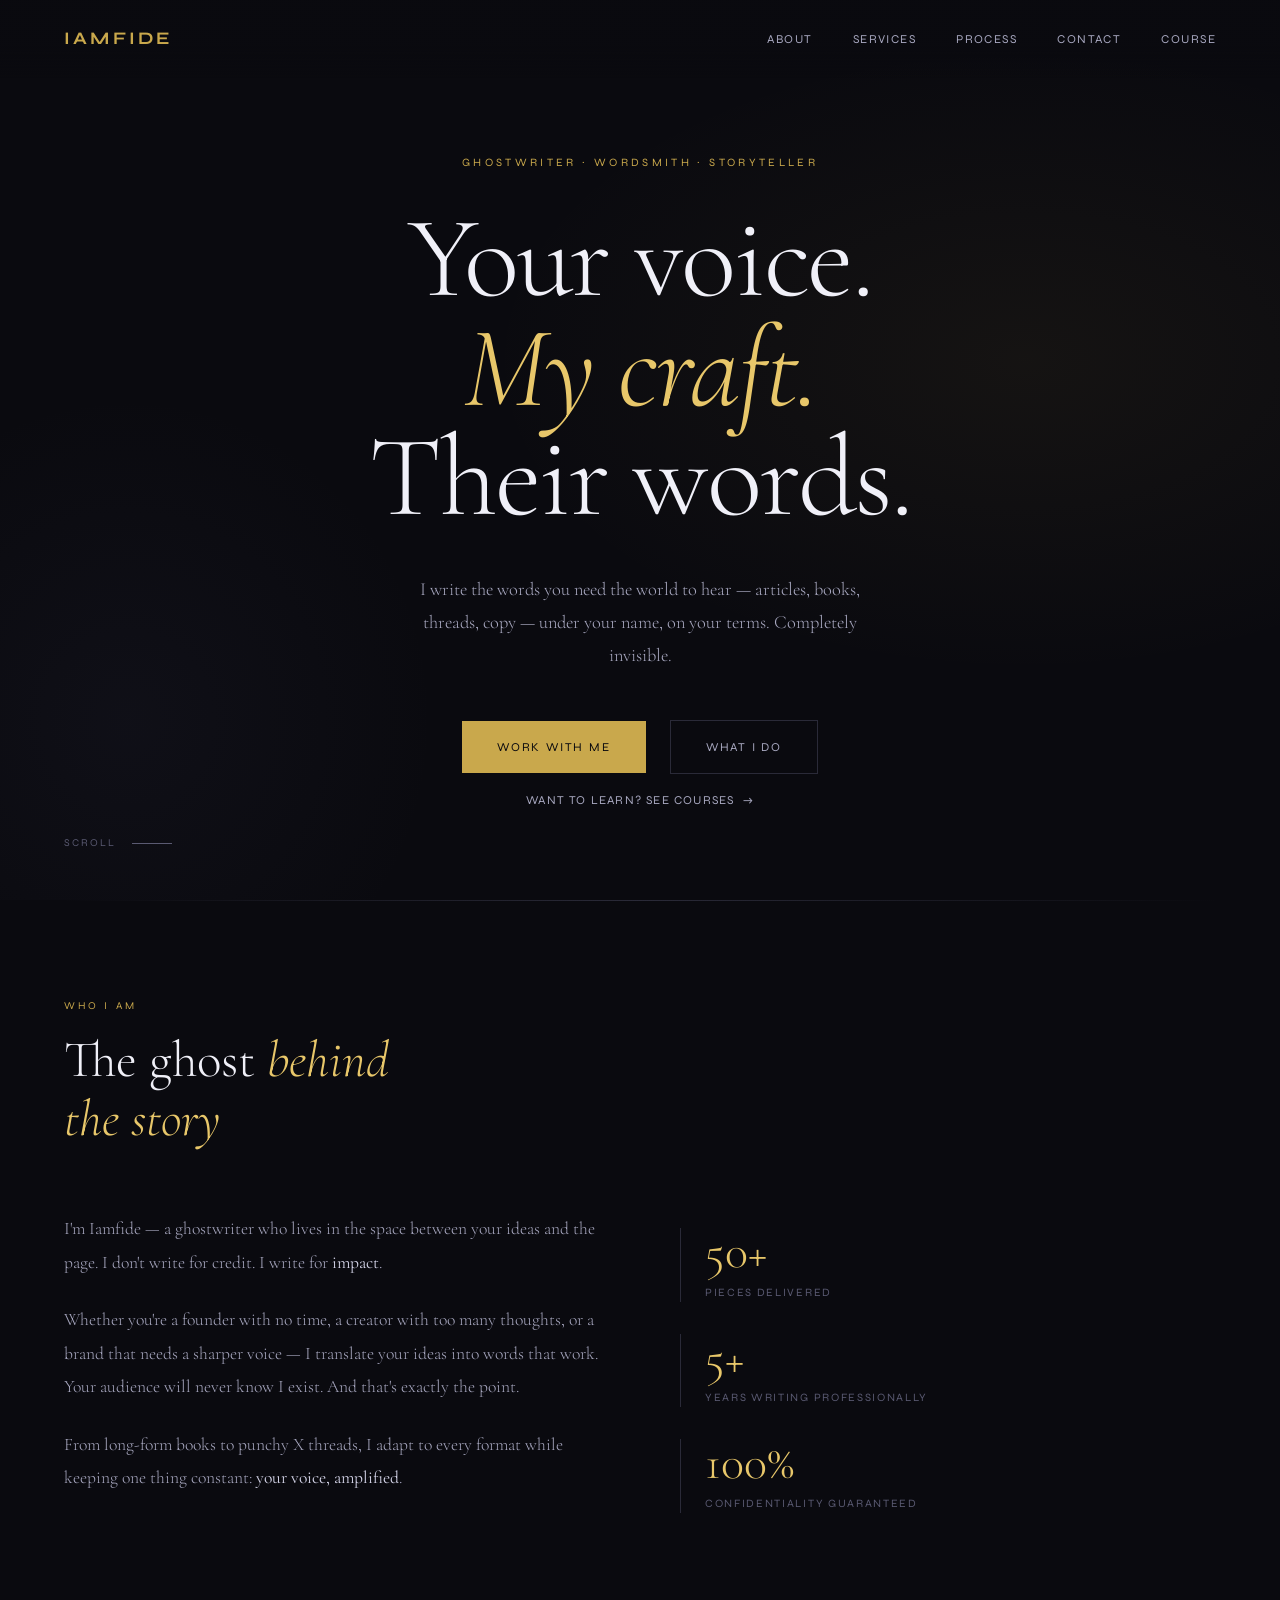
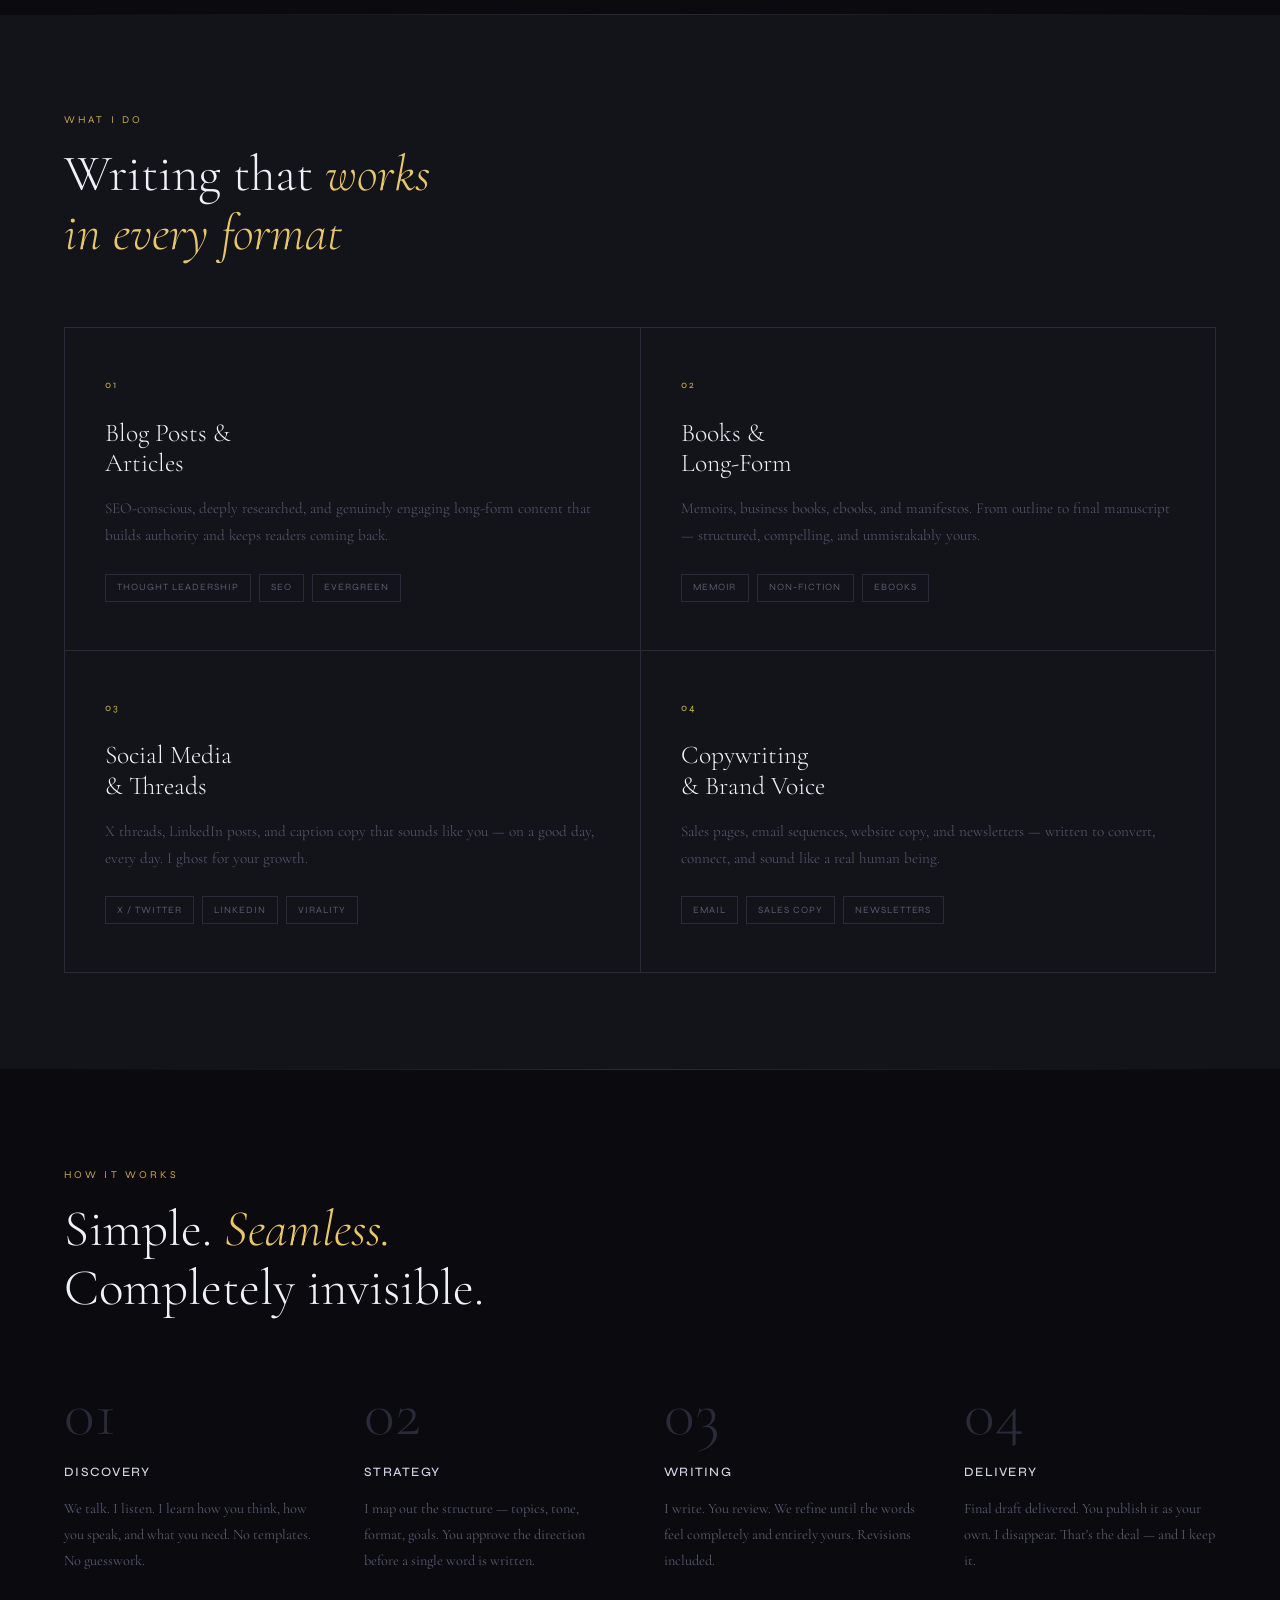
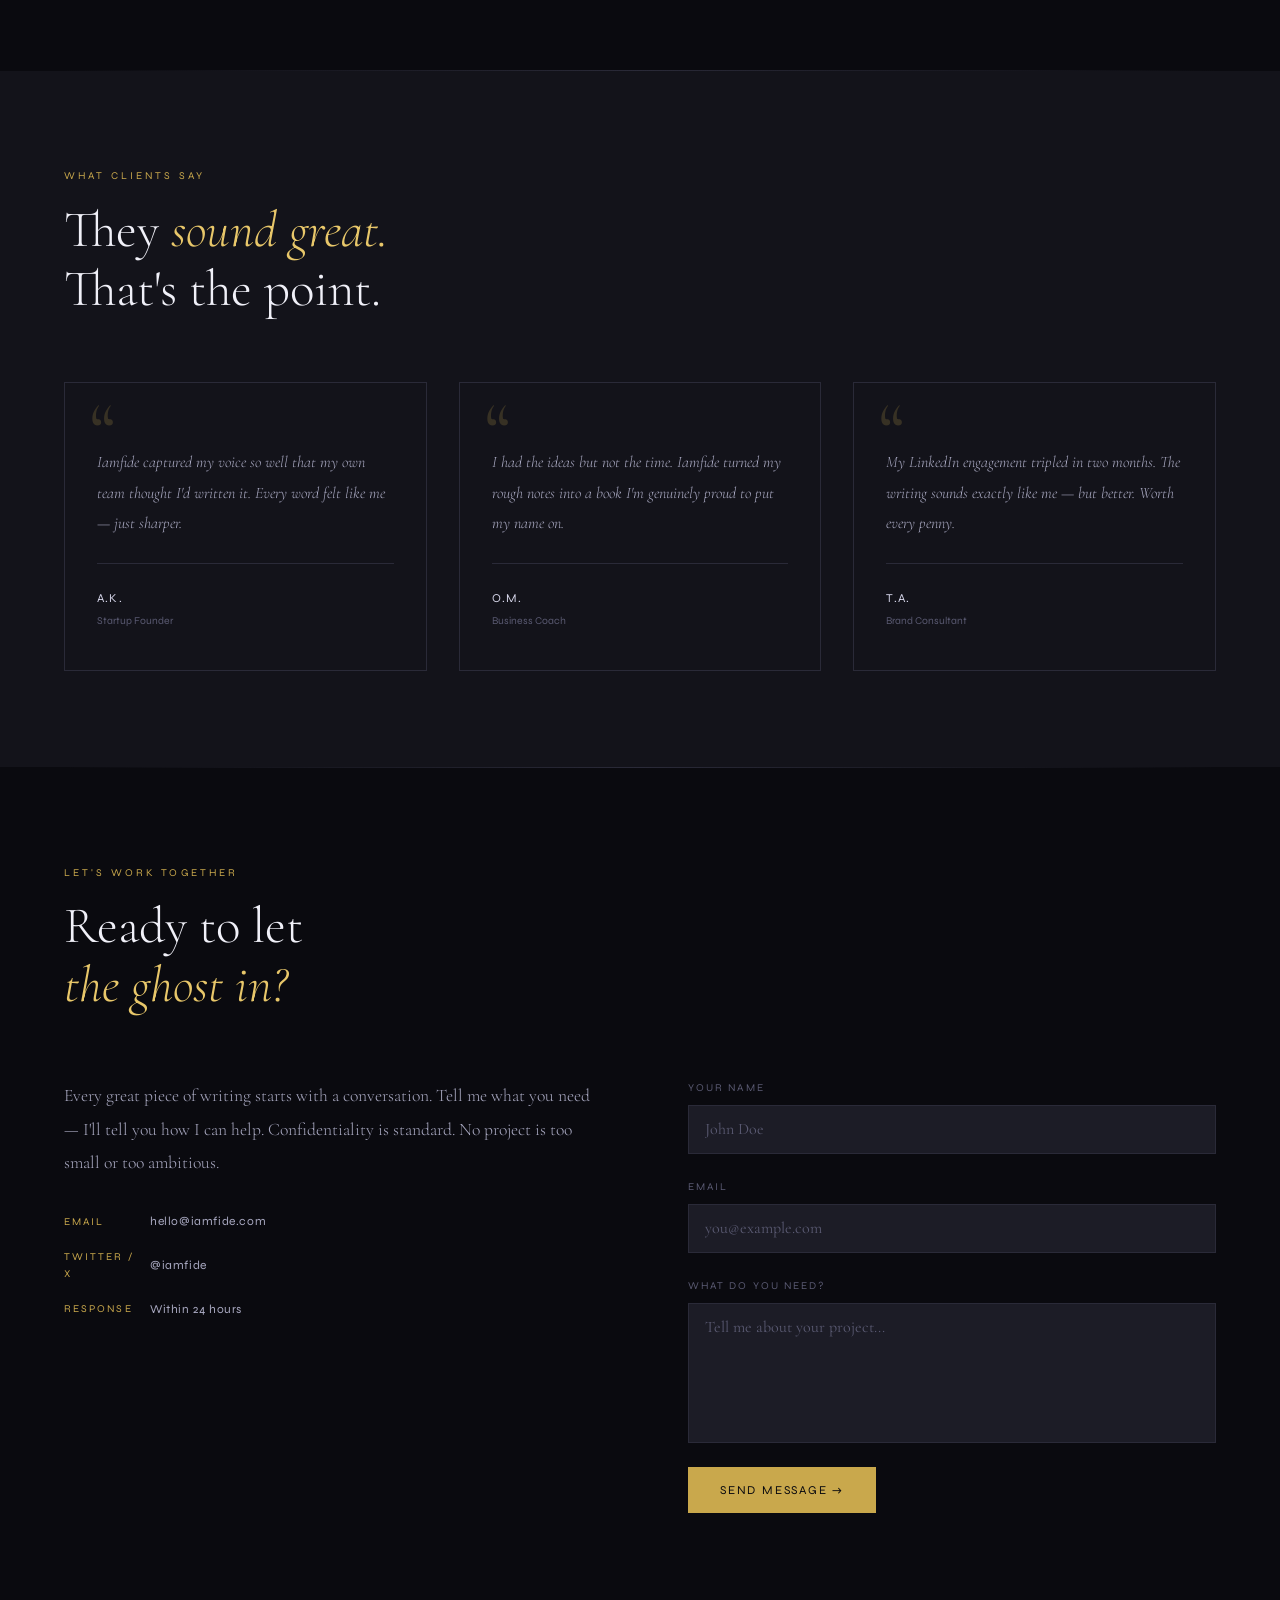
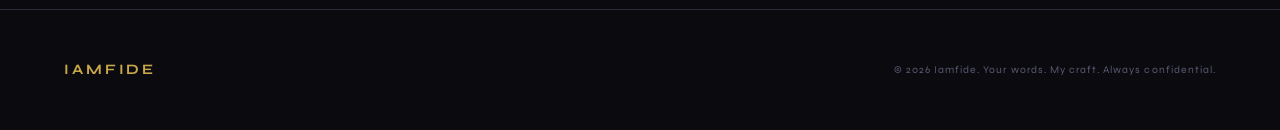
<file: iamfide-portfolio .html>
<!DOCTYPE html>
<html lang="en">
<head>
<meta charset="UTF-8">
<meta name="viewport" content="width=device-width, initial-scale=1.0">
<title>IAMFIDE — Ghostwriter</title>
<link href="https://fonts.googleapis.com/css2?family=Cormorant+Garamond:ital,wght@0,300;0,400;0,600;1,300;1,400&family=Syne:wght@400;500;700&display=swap" rel="stylesheet">
<link rel="stylesheet" href="css/portfolio.css">

</head>
<body>

<nav>
  <div class="nav-logo">Iamfide</div>
  <ul class="nav-links">
    <li><a href="#about">About</a></li>
    <li><a href="#services">Services</a></li>
    <li><a href="#process">Process</a></li>
    <li><a href="#contact">Contact</a></li>
    <li><a href="iamfide-course.html">Course</a></li>
  </ul>
</nav>

<section class="hero" id="home">
  <div class="hero-eyebrow">Ghostwriter &middot; Wordsmith &middot; Storyteller</div>
  <h1 class="hero-title">Your voice.<br><em>My craft.</em><br>Their words.</h1>
  <p class="hero-sub">I write the words you need the world to hear — articles, books, threads, copy — under your name, on your terms. Completely invisible.</p>
  <div class="hero-cta">
    <div class="hero-cta-buttons">
      <a class="btn-primary" href="#contact">Work with me</a>
      <a class="btn-ghost" href="#services">What I do</a>
    </div>
    <a class="btn-link" href="iamfide-course.html">Want to learn? See courses <span class="arrow">→</span></a>
  </div>
  <div class="hero-scroll">Scroll</div>
</section>

<div class="divider"></div>

<section id="about">
  <div class="section-tag">Who I Am</div>
  <h2 class="section-title">The ghost <em>behind<br>the story</em></h2>
  <div class="about-grid reveal">
    <div class="about-text">
      <p>I'm Iamfide — a ghostwriter who lives in the space between your ideas and the page. I don't write for credit. I write for <strong>impact</strong>.</p>
      <p>Whether you're a founder with no time, a creator with too many thoughts, or a brand that needs a sharper voice — I translate your ideas into words that work. Your audience will never know I exist. And that's exactly the point.</p>
      <p>From long-form books to punchy X threads, I adapt to every format while keeping one thing constant: <strong>your voice, amplified</strong>.</p>
    </div>
    <div class="about-stats">
      <div class="stat-item">
        <div class="stat-num">50+</div>
        <div class="stat-label">Pieces delivered</div>
      </div>
      <div class="stat-item">
        <div class="stat-num">5+</div>
        <div class="stat-label">Years writing professionally</div>
      </div>
      <div class="stat-item">
        <div class="stat-num">100%</div>
        <div class="stat-label">Confidentiality guaranteed</div>
      </div>
    </div>
  </div>
</section>

<div class="divider"></div>

<section class="services" id="services">
  <div class="section-tag">What I Do</div>
  <h2 class="section-title">Writing that <em>works<br>in every format</em></h2>
  <div class="services-grid reveal">
    <div class="service-card">
      <div class="service-num">01</div>
      <div class="service-name">Blog Posts &amp;<br>Articles</div>
      <p class="service-desc">SEO-conscious, deeply researched, and genuinely engaging long-form content that builds authority and keeps readers coming back.</p>
      <div class="service-tags">
        <span class="tag">Thought Leadership</span>
        <span class="tag">SEO</span>
        <span class="tag">Evergreen</span>
      </div>
    </div>
    <div class="service-card">
      <div class="service-num">02</div>
      <div class="service-name">Books &amp;<br>Long-Form</div>
      <p class="service-desc">Memoirs, business books, ebooks, and manifestos. From outline to final manuscript — structured, compelling, and unmistakably yours.</p>
      <div class="service-tags">
        <span class="tag">Memoir</span>
        <span class="tag">Non-fiction</span>
        <span class="tag">Ebooks</span>
      </div>
    </div>
    <div class="service-card">
      <div class="service-num">03</div>
      <div class="service-name">Social Media<br>&amp; Threads</div>
      <p class="service-desc">X threads, LinkedIn posts, and caption copy that sounds like you — on a good day, every day. I ghost for your growth.</p>
      <div class="service-tags">
        <span class="tag">X / Twitter</span>
        <span class="tag">LinkedIn</span>
        <span class="tag">Virality</span>
      </div>
    </div>
    <div class="service-card">
      <div class="service-num">04</div>
      <div class="service-name">Copywriting<br>&amp; Brand Voice</div>
      <p class="service-desc">Sales pages, email sequences, website copy, and newsletters — written to convert, connect, and sound like a real human being.</p>
      <div class="service-tags">
        <span class="tag">Email</span>
        <span class="tag">Sales Copy</span>
        <span class="tag">Newsletters</span>
      </div>
    </div>
  </div>
</section>

<div class="divider"></div>

<section id="process">
  <div class="section-tag">How It Works</div>
  <h2 class="section-title">Simple. <em>Seamless.</em><br>Completely invisible.</h2>
  <div class="process-steps reveal">
    <div class="step">
      <div class="step-num">01</div>
      <div class="step-title">Discovery</div>
      <p class="step-text">We talk. I listen. I learn how you think, how you speak, and what you need. No templates. No guesswork.</p>
    </div>
    <div class="step">
      <div class="step-num">02</div>
      <div class="step-title">Strategy</div>
      <p class="step-text">I map out the structure — topics, tone, format, goals. You approve the direction before a single word is written.</p>
    </div>
    <div class="step">
      <div class="step-num">03</div>
      <div class="step-title">Writing</div>
      <p class="step-text">I write. You review. We refine until the words feel completely and entirely yours. Revisions included.</p>
    </div>
    <div class="step">
      <div class="step-num">04</div>
      <div class="step-title">Delivery</div>
      <p class="step-text">Final draft delivered. You publish it as your own. I disappear. That's the deal — and I keep it.</p>
    </div>
  </div>
</section>

<div class="divider"></div>

<section class="testimonials">
  <div class="section-tag">What Clients Say</div>
  <h2 class="section-title">They <em>sound great.</em><br>That's the point.</h2>
  <div class="testimonials-grid reveal">
    <div class="testimonial">
      <p class="testimonial-text">Iamfide captured my voice so well that my own team thought I'd written it. Every word felt like me — just sharper.</p>
      <div class="testimonial-author">
        <div class="author-name">A.K.</div>
        <div class="author-role">Startup Founder</div>
      </div>
    </div>
    <div class="testimonial">
      <p class="testimonial-text">I had the ideas but not the time. Iamfide turned my rough notes into a book I'm genuinely proud to put my name on.</p>
      <div class="testimonial-author">
        <div class="author-name">O.M.</div>
        <div class="author-role">Business Coach</div>
      </div>
    </div>
    <div class="testimonial">
      <p class="testimonial-text">My LinkedIn engagement tripled in two months. The writing sounds exactly like me — but better. Worth every penny.</p>
      <div class="testimonial-author">
        <div class="author-name">T.A.</div>
        <div class="author-role">Brand Consultant</div>
      </div>
    </div>
  </div>
</section>

<div class="divider"></div>

<section id="contact">
  <div class="section-tag">Let's Work Together</div>
  <h2 class="section-title">Ready to let<br><em>the ghost in?</em></h2>
  <div class="contact-inner reveal">
    <div class="contact-copy">
      <p>Every great piece of writing starts with a conversation. Tell me what you need — I'll tell you how I can help. Confidentiality is standard. No project is too small or too ambitious.</p>
      <div class="contact-detail">
        <div class="contact-item">
          <span>Email</span>
          <span>hello@iamfide.com</span>
        </div>
        <div class="contact-item">
          <span>Twitter / X</span>
          <span>@iamfide</span>
        </div>
        <div class="contact-item">
          <span>Response</span>
          <span>Within 24 hours</span>
        </div>
      </div>
    </div>
    <form class="contact-form" onsubmit="return false;">
      <div class="form-group">
        <label class="form-label">Your Name</label>
        <input class="form-input" type="text" placeholder="John Doe" />
      </div>
      <div class="form-group">
        <label class="form-label">Email</label>
        <input class="form-input" type="email" placeholder="you@example.com" />
      </div>
      <div class="form-group">
        <label class="form-label">What do you need?</label>
        <textarea class="form-textarea" placeholder="Tell me about your project..."></textarea>
      </div>
      <button class="form-submit">Send Message &rarr;</button>
    </form>
  </div>
</section>

<footer>
  <div class="footer-logo">Iamfide</div>
  <div class="footer-copy">&copy; 2026 Iamfide. Your words. My craft. Always confidential.</div>
</footer>

<script src="js/portfolio.js"></script>
</body>
</html>
</file>
<file: css/portfolio.css>
*, *::before, *::after { box-sizing: border-box; margin: 0; padding: 0; }
  :root {
    --ink: #0a0a0f;
    --ink2: #13131a;
    --fog: #1c1c26;
    --mist: #2a2a38;
    --dim: #5a5a72;
    --pale: #a8a8c0;
    --ghost: #d4d4e8;
    --white: #f0f0f8;
    --gold: #c9a84c;
    --gold2: #e8c76a;
    --serif: 'Cormorant Garamond', Georgia, serif;
    --sans: 'Syne', sans-serif;
  }
  html { scroll-behavior: smooth; }
  body { background: var(--ink); color: var(--ghost); font-family: var(--serif); line-height: 1.7; overflow-x: hidden; }

  nav {
    position: fixed; top: 0; left: 0; right: 0; z-index: 100;
    display: flex; justify-content: space-between; align-items: center;
    padding: 1.5rem 4rem;
    background: linear-gradient(to bottom, rgba(10,10,15,0.98) 60%, transparent);
  }
  .nav-logo { font-family: var(--sans); font-size: 1.1rem; font-weight: 700; letter-spacing: 0.18em; color: var(--gold); text-transform: uppercase; }
  .nav-toggle { display: none; width: 42px; height: 42px; border: 1px solid rgba(255,255,255,0.12); border-radius: 999px; background: transparent; cursor: pointer; align-items: center; justify-content: center; transition: border-color 0.3s, transform 0.3s; }
  .nav-toggle span,
  .nav-toggle span::before,
  .nav-toggle span::after {
    content: '';
    display: block;
    width: 1.25rem;
    height: 2px;
    background: var(--ghost);
    transition: transform 0.3s, opacity 0.3s;
  }
  .nav-toggle span::before { transform: translateY(-6px); }
  .nav-toggle span::after { transform: translateY(4px); }
  .nav-toggle.open span { background: transparent; }
  .nav-toggle.open span::before { transform: translateY(0) rotate(45deg); }
  .nav-toggle.open span::after { transform: translateY(0) rotate(-45deg); }
  .nav-links { display: flex; gap: 2.5rem; list-style: none; }
  .nav-links a { font-family: var(--sans); font-size: 0.75rem; letter-spacing: 0.12em; text-transform: uppercase; color: var(--pale); text-decoration: none; transition: color 0.3s; }
  .nav-links a:hover { color: var(--gold2); }

  .hero { min-height: 100vh; display: flex; flex-direction: column; justify-content: center; align-items: center; padding: 8rem 4rem 4rem; position: relative; overflow: hidden; }
  .hero::before {
    content: ''; position: absolute; inset: 0;
    background: radial-gradient(ellipse 60% 50% at 80% 40%, rgba(201,168,76,0.06) 0%, transparent 70%), radial-gradient(ellipse 40% 60% at 10% 80%, rgba(80,80,120,0.08) 0%, transparent 60%);
    pointer-events: none;
  }
  .hero-eyebrow { font-family: var(--sans); font-size: 0.7rem; letter-spacing: 0.3em; text-transform: uppercase; color: var(--gold); margin-bottom: 2rem; opacity: 0; animation: fadeUp 0.8s 0.2s forwards; text-align: center; }
  .hero-title { font-family: var(--serif); font-size: clamp(3.5rem, 9vw, 8rem); font-weight: 300; line-height: 0.95; letter-spacing: -0.02em; color: var(--white); max-width: 900px; text-align: center; opacity: 0; animation: fadeUp 0.9s 0.4s forwards; }
  .hero-title em { font-style: italic; color: var(--gold2); }
  .hero-sub { margin-top: 2.5rem; font-size: 1.15rem; font-weight: 300; color: var(--pale); max-width: 480px; line-height: 1.8; opacity: 0; animation: fadeUp 0.9s 0.6s forwards; text-align: center; }
  .hero-cta { margin-top: 3rem; display: flex; flex-direction: column; align-items: center; gap: 1rem; opacity: 0; animation: fadeUp 0.9s 0.8s forwards; }
  .hero-cta-buttons { display: flex; gap: 1.5rem; align-items: center; }
  .btn-primary { font-family: var(--sans); font-size: 0.75rem; letter-spacing: 0.15em; text-transform: uppercase; color: var(--ink); background: var(--gold); border: none; padding: 1rem 2.2rem; cursor: pointer; text-decoration: none; transition: background 0.3s, transform 0.2s; display: inline-block; }
  .btn-primary:hover { background: var(--gold2); transform: translateY(-1px); }
  .btn-ghost { font-family: var(--sans); font-size: 0.75rem; letter-spacing: 0.15em; text-transform: uppercase; color: var(--pale); border: 1px solid var(--mist); padding: 1rem 2.2rem; cursor: pointer; text-decoration: none; transition: border-color 0.3s, color 0.3s; display: inline-block; }
  .btn-ghost:hover { border-color: var(--gold); color: var(--gold2); }
  .btn-link { font-family: var(--sans); font-size: 0.75rem; letter-spacing: 0.1em; text-transform: uppercase; color: var(--pale); text-decoration: none; transition: color 0.3s; display: inline-flex; align-items: center; gap: 0.5rem; }
  .btn-link .arrow { transition: transform 0.3s; }
  .btn-link:hover { color: var(--gold2); }
  .btn-link:hover .arrow { transform: translateX(4px); }
  .hero-scroll { position: absolute; bottom: 3rem; left: 4rem; font-family: var(--sans); font-size: 0.65rem; letter-spacing: 0.2em; text-transform: uppercase; color: var(--dim); display: flex; align-items: center; gap: 1rem; opacity: 0; animation: fadeUp 1s 1.2s forwards; }
  .hero-scroll::after { content: ''; display: block; width: 40px; height: 1px; background: var(--dim); }

  .divider { height: 1px; background: linear-gradient(to right, transparent, var(--mist), transparent); margin: 0 4rem; }

  section { padding: 6rem 4rem; }
  .section-tag { font-family: var(--sans); font-size: 0.65rem; letter-spacing: 0.3em; text-transform: uppercase; color: var(--gold); margin-bottom: 1rem; }
  .section-title { font-family: var(--serif); font-size: clamp(2rem, 4vw, 3.2rem); font-weight: 300; color: var(--white); line-height: 1.15; }
  .section-title em { font-style: italic; color: var(--gold2); }

  .about-grid { display: grid; grid-template-columns: 1fr 1fr; gap: 5rem; margin-top: 4rem; align-items: start; }
  .about-text p { font-size: 1.1rem; font-weight: 300; color: var(--pale); margin-bottom: 1.5rem; line-height: 1.9; }
  .about-text p strong { color: var(--ghost); font-weight: 400; }
  .about-stats { display: flex; flex-direction: column; gap: 2rem; padding-top: 1rem; }
  .stat-item { border-left: 1px solid var(--mist); padding-left: 1.5rem; }
  .stat-num { font-family: var(--serif); font-size: 3rem; font-weight: 300; color: var(--gold2); line-height: 1; }
  .stat-label { font-family: var(--sans); font-size: 0.7rem; letter-spacing: 0.15em; text-transform: uppercase; color: var(--dim); margin-top: 0.4rem; }

  .services { background: var(--ink2); }
  .services-grid { display: grid; grid-template-columns: repeat(2, 1fr); gap: 1px; margin-top: 4rem; background: var(--mist); border: 1px solid var(--mist); }
  .service-card { background: var(--ink2); padding: 3rem 2.5rem; transition: background 0.3s; cursor: default; }
  .service-card:hover { background: var(--fog); }
  .service-num { font-family: var(--sans); font-size: 0.65rem; letter-spacing: 0.2em; color: var(--gold); margin-bottom: 1.5rem; }
  .service-name { font-family: var(--serif); font-size: 1.6rem; font-weight: 300; color: var(--white); margin-bottom: 1rem; line-height: 1.2; }
  .service-desc { font-size: 0.95rem; color: var(--dim); line-height: 1.8; font-weight: 300; }
  .service-tags { display: flex; flex-wrap: wrap; gap: 0.5rem; margin-top: 1.5rem; }
  .tag { font-family: var(--sans); font-size: 0.6rem; letter-spacing: 0.1em; text-transform: uppercase; color: var(--dim); border: 1px solid var(--mist); padding: 0.3rem 0.7rem; }

  .process-steps { display: grid; grid-template-columns: repeat(4, 1fr); gap: 3rem; margin-top: 4rem; }
  .step-num { font-family: var(--serif); font-size: 4rem; font-weight: 300; color: var(--mist); line-height: 1; margin-bottom: 1rem; }
  .step-title { font-family: var(--sans); font-size: 0.8rem; font-weight: 500; letter-spacing: 0.1em; text-transform: uppercase; color: var(--ghost); margin-bottom: 0.8rem; }
  .step-text { font-size: 0.9rem; color: var(--dim); line-height: 1.8; }

  .testimonials { background: var(--ink2); }
  .testimonials-grid { display: grid; grid-template-columns: repeat(3, 1fr); gap: 2rem; margin-top: 4rem; }
  .testimonial { border: 1px solid var(--mist); padding: 2.5rem 2rem; position: relative; }
  .testimonial::before { content: '\201C'; font-family: var(--serif); font-size: 5rem; color: var(--gold); opacity: 0.2; position: absolute; top: 0.5rem; left: 1.5rem; line-height: 1; }
  .testimonial-text { font-size: 1rem; font-style: italic; color: var(--pale); line-height: 1.9; font-weight: 300; padding-top: 1.5rem; }
  .testimonial-author { margin-top: 1.5rem; padding-top: 1.5rem; border-top: 1px solid var(--mist); }
  .author-name { font-family: var(--sans); font-size: 0.75rem; letter-spacing: 0.1em; text-transform: uppercase; color: var(--ghost); }
  .author-role { font-family: var(--sans); font-size: 0.65rem; color: var(--dim); margin-top: 0.25rem; }

  .contact-inner { display: grid; grid-template-columns: 1fr 1fr; gap: 6rem; margin-top: 4rem; align-items: start; }
  .contact-copy p { font-size: 1.1rem; font-weight: 300; color: var(--pale); line-height: 1.9; margin-bottom: 2rem; }
  .contact-detail { display: flex; flex-direction: column; gap: 1rem; }
  .contact-item { display: flex; align-items: center; gap: 1rem; font-family: var(--sans); font-size: 0.75rem; letter-spacing: 0.05em; color: var(--pale); }
  .contact-item span:first-child { color: var(--gold); font-size: 0.65rem; letter-spacing: 0.2em; text-transform: uppercase; width: 70px; flex-shrink: 0; }
  .contact-form { display: flex; flex-direction: column; gap: 1.5rem; }
  .form-group { display: flex; flex-direction: column; gap: 0.5rem; }
  .form-label { font-family: var(--sans); font-size: 0.65rem; letter-spacing: 0.2em; text-transform: uppercase; color: var(--dim); }
  .form-input, .form-textarea { background: var(--fog); border: 1px solid var(--mist); color: var(--ghost); font-family: var(--serif); font-size: 1rem; padding: 0.85rem 1rem; outline: none; transition: border-color 0.3s; resize: none; width: 100%; }
  .form-input:focus, .form-textarea:focus { border-color: var(--gold); }
  .form-input::placeholder, .form-textarea::placeholder { color: var(--dim); }
  .form-textarea { min-height: 140px; }
  .form-submit { font-family: var(--sans); font-size: 0.75rem; letter-spacing: 0.15em; text-transform: uppercase; color: var(--ink); background: var(--gold); border: none; padding: 1rem 2rem; cursor: pointer; transition: background 0.3s; align-self: flex-start; }
  .form-submit:hover { background: var(--gold2); }

  footer { padding: 3rem 4rem; border-top: 1px solid var(--mist); display: flex; justify-content: space-between; align-items: center; }
  .footer-logo { font-family: var(--sans); font-size: 0.9rem; font-weight: 700; letter-spacing: 0.2em; text-transform: uppercase; color: var(--gold); }
  .footer-copy { font-family: var(--sans); font-size: 0.65rem; letter-spacing: 0.1em; color: var(--dim); }

  @keyframes fadeUp { from { opacity: 0; transform: translateY(24px); } to { opacity: 1; transform: translateY(0); } }
  .reveal { opacity: 0; transform: translateY(20px); transition: opacity 0.7s ease, transform 0.7s ease; }
  .reveal.visible { opacity: 1; transform: translateY(0); }

  @media (max-width: 768px) {
    nav { padding: 1.5rem 2rem; }
    .nav-toggle { display: inline-flex; }
    .nav-links { display: none; position: absolute; top: 100%; left: 0; right: 0; flex-direction: column; align-items: center; gap: 1.5rem; background: rgba(10,10,15,0.98); border-top: 1px solid rgba(255,255,255,0.05); padding: 1.5rem 2rem; }
    .nav-links.open { display: flex; }
    .nav-links li { width: 100%; }
    .nav-links a { width: 100%; text-align: center; }
    .nav-links a:hover { color: var(--gold2); }
    section { padding: 4rem 2rem; }
    .hero { padding: 7rem 2rem 4rem; }
    .about-grid, .contact-inner { grid-template-columns: 1fr; gap: 3rem; }
    .services-grid { grid-template-columns: 1fr; }
    .process-steps { grid-template-columns: 1fr 1fr; gap: 2rem; }
    .testimonials-grid { grid-template-columns: 1fr; }
    footer { flex-direction: column; gap: 1rem; text-align: center; }
    .divider { margin: 0 2rem; }
  }
</file>
<file: css/course.css>
*, *::before, *::after { margin: 0; padding: 0; box-sizing: border-box; }
  :root {
    --black: #070707;
    --dark: #0d0d0d;
    --card: #111;
    --border: #1d1d1d;
    --muted: #2a2a2a;
    --smoke: #666;
    --pale: #999;
    --cream: #e2ddd4;
    --white: #f2ede5;
    --gold: #c8a448;
    --gold-light: #e8c76a;
    --gold-dim: #6a5520;
  }

  html { scroll-behavior: smooth; }
  body { background: var(--black); color: var(--cream); font-family: 'Cormorant Garamond', serif; font-size: 18px; line-height: 1.7; overflow-x: hidden; }

  /* Noise */
  body::after { content: ''; position: fixed; inset: 0; background-image: url("data:image/svg+xml,%3Csvg viewBox='0 0 256 256' xmlns='http://www.w3.org/2000/svg'%3E%3Cfilter id='n'%3E%3CfeTurbulence type='fractalNoise' baseFrequency='0.9' numOctaves='4'/%3E%3C/filter%3E%3Crect width='100%25' height='100%25' filter='url(%23n)'/%3E%3C/svg%3E"); opacity: 0.025; pointer-events: none; z-index: 9000; }

  /* Nav */
  nav { position: fixed; top: 0; left: 0; right: 0; z-index: 100; padding: 24px 56px; display: flex; justify-content: space-between; align-items: center; background: rgba(7,7,7,0.92); border-bottom: 1px solid var(--border); backdrop-filter: blur(16px); }
  .nav-logo { font-family: 'Syne', sans-serif; font-size: 0.85rem; font-weight: 800; letter-spacing: 0.3em; text-transform: uppercase; color: var(--gold); text-decoration: none; }
  .nav-back { font-family: 'Syne', sans-serif; font-size: 0.7rem; letter-spacing: 0.2em; text-transform: uppercase; color: var(--smoke); text-decoration: none; display: flex; align-items: center; gap: 10px; transition: color 0.3s; }
  .nav-back:hover { color: var(--gold); }
  .nav-back svg { transition: transform 0.3s; }
  .nav-back:hover svg { transform: translateX(-4px); }

  /* Hero */
  .hero { min-height: 100vh; display: flex; align-items: center; padding: 120px 56px 80px; position: relative; overflow: hidden; }
  .hero-glow { position: absolute; top: -200px; right: -200px; width: 700px; height: 700px; background: radial-gradient(circle, rgba(200,164,72,0.07) 0%, transparent 65%); pointer-events: none; }
  .hero-glow-2 { position: absolute; bottom: -100px; left: -100px; width: 500px; height: 500px; background: radial-gradient(circle, rgba(200,164,72,0.04) 0%, transparent 65%); pointer-events: none; }
  .hero-inner { display: grid; grid-template-columns: 1.1fr 0.9fr; gap: 80px; align-items: center; max-width: 1200px; width: 100%; position: relative; z-index: 1; }
  .hero-left { }
  .hero-badge { display: inline-flex; align-items: center; gap: 10px; border: 1px solid var(--gold-dim); padding: 8px 18px; margin-bottom: 36px; opacity: 0; animation: fadeUp 0.8s 0.2s forwards; }
  .hero-badge span { font-family: 'Syne', sans-serif; font-size: 0.65rem; letter-spacing: 0.3em; text-transform: uppercase; color: var(--gold); }
  .hero-badge-dot { width: 6px; height: 6px; background: var(--gold); border-radius: 50%; animation: pulse 2s infinite; }
  @keyframes pulse { 0%,100%{opacity:1;} 50%{opacity:0.3;} }
  .hero-title { font-size: clamp(3rem, 7vw, 6.5rem); font-weight: 300; line-height: 0.95; color: var(--white); margin-bottom: 28px; opacity: 0; animation: fadeUp 0.9s 0.4s forwards; }
  .hero-title em { font-style: italic; color: var(--gold-light); display: block; }
  .hero-desc { font-size: 1.1rem; font-weight: 300; color: var(--pale); line-height: 1.85; max-width: 500px; margin-bottom: 48px; opacity: 0; animation: fadeUp 0.9s 0.6s forwards; }
  .hero-actions { display: flex; flex-wrap: wrap; gap: 16px; align-items: center; opacity: 0; animation: fadeUp 0.9s 0.8s forwards; }
  .btn-enroll { font-family: 'Syne', sans-serif; font-size: 0.8rem; letter-spacing: 0.2em; text-transform: uppercase; background: var(--gold); color: var(--black); padding: 18px 40px; text-decoration: none; font-weight: 700; transition: background 0.3s, transform 0.2s; display: inline-block; }
  .btn-enroll:hover { background: var(--gold-light); transform: translateY(-2px); }
  .btn-peek { font-family: 'Syne', sans-serif; font-size: 0.75rem; letter-spacing: 0.15em; text-transform: uppercase; color: var(--pale); border: 1px solid var(--border); padding: 18px 32px; text-decoration: none; transition: border-color 0.3s, color 0.3s; }
  .btn-peek:hover { border-color: var(--gold-dim); color: var(--gold); }
  .hero-price-note { font-family: 'Syne', sans-serif; font-size: 0.65rem; letter-spacing: 0.15em; text-transform: uppercase; color: var(--smoke); margin-top: 16px; width: 100%; }
  .hero-right { opacity: 0; animation: fadeUp 0.9s 1s forwards; }
  .course-card { background: var(--card); border: 1px solid var(--border); padding: 40px 36px; position: relative; }
  .course-card::before { content: ''; position: absolute; top: 0; left: 0; right: 0; height: 2px; background: linear-gradient(to right, var(--gold-dim), var(--gold), var(--gold-dim)); }
  .course-card-label { font-family: 'Syne', sans-serif; font-size: 0.65rem; letter-spacing: 0.3em; text-transform: uppercase; color: var(--gold); margin-bottom: 24px; }
  .price-display { display: flex; align-items: baseline; gap: 12px; margin-bottom: 8px; }
  .price-amount { font-size: 3.5rem; font-weight: 300; color: var(--white); line-height: 1; }
  .price-strike { font-size: 1.4rem; color: var(--smoke); text-decoration: line-through; }
  .price-note { font-family: 'Syne', sans-serif; font-size: 0.65rem; letter-spacing: 0.1em; color: var(--smoke); margin-bottom: 32px; }
  .course-includes { display: flex; flex-direction: column; gap: 14px; margin-bottom: 32px; }
  .include-item { display: flex; align-items: center; gap: 14px; font-size: 0.95rem; color: var(--pale); }
  .include-icon { color: var(--gold); font-size: 0.85rem; flex-shrink: 0; }
  .spots-left { background: rgba(200,164,72,0.08); border: 1px solid var(--gold-dim); padding: 12px 16px; font-family: 'Syne', sans-serif; font-size: 0.65rem; letter-spacing: 0.15em; text-transform: uppercase; color: var(--gold); text-align: center; margin-top: 20px; }

  /* Quick stats bar */
  .stats-bar { display: grid; grid-template-columns: repeat(4, 1fr); border-top: 1px solid var(--border); border-bottom: 1px solid var(--border); }
  .stat-block { padding: 40px 32px; border-right: 1px solid var(--border); text-align: center; }
  .stat-block:last-child { border-right: none; }
  .stat-n { font-size: 2.8rem; font-weight: 300; color: var(--gold-light); line-height: 1; margin-bottom: 8px; }
  .stat-l { font-family: 'Syne', sans-serif; font-size: 0.65rem; letter-spacing: 0.2em; text-transform: uppercase; color: var(--smoke); }

  /* Sections */
  section { padding: 100px 56px; }
  .section-tag { font-family: 'Syne', sans-serif; font-size: 0.65rem; letter-spacing: 0.35em; text-transform: uppercase; color: var(--gold); display: flex; align-items: center; gap: 14px; margin-bottom: 56px; }
  .section-tag::before { content: ''; width: 28px; height: 1px; background: var(--gold); display: block; }
  h2.section-h { font-size: clamp(2.2rem, 4.5vw, 3.8rem); font-weight: 300; line-height: 1.1; color: var(--white); }
  h2.section-h em { font-style: italic; color: var(--gold-light); }

  /* For whom */
  .for-whom { background: var(--dark); border-top: 1px solid var(--border); border-bottom: 1px solid var(--border); }
  .whom-grid { display: grid; grid-template-columns: repeat(3, 1fr); gap: 2px; background: var(--border); margin-top: 56px; }
  .whom-card { background: var(--dark); padding: 44px 36px; }
  .whom-icon { font-size: 1.5rem; margin-bottom: 20px; }
  .whom-title { font-family: 'Syne', sans-serif; font-size: 0.85rem; font-weight: 700; letter-spacing: 0.1em; text-transform: uppercase; color: var(--white); margin-bottom: 12px; }
  .whom-desc { font-size: 0.95rem; color: var(--smoke); line-height: 1.8; }

  /* Curriculum */
  .curriculum-list { margin-top: 56px; display: flex; flex-direction: column; gap: 2px; }
  .module { background: var(--card); border: 1px solid var(--border); display: grid; grid-template-columns: 60px 1fr auto; gap: 24px; align-items: center; padding: 32px 36px; cursor: pointer; transition: background 0.3s; }
  .module:hover { background: #161616; }
  .module-num { font-family: 'Syne', sans-serif; font-size: 0.65rem; letter-spacing: 0.2em; color: var(--gold-dim); }
  .module-info { }
  .module-title { font-size: 1.25rem; font-weight: 300; color: var(--white); margin-bottom: 4px; }
  .module-lessons { font-family: 'Syne', sans-serif; font-size: 0.65rem; letter-spacing: 0.1em; text-transform: uppercase; color: var(--smoke); }
  .module-format { display: flex; gap: 8px; }
  .format-badge { font-family: 'Syne', sans-serif; font-size: 0.55rem; letter-spacing: 0.1em; text-transform: uppercase; border: 1px solid var(--muted); color: var(--smoke); padding: 4px 10px; }
  .module-content { display: none; grid-column: 1 / -1; padding: 0 0 8px 84px; }
  .module.open .module-content { display: block; }
  .module-content ul { list-style: none; display: flex; flex-direction: column; gap: 10px; }
  .module-content li { font-size: 0.95rem; color: var(--pale); padding-left: 20px; position: relative; }
  .module-content li::before { content: '—'; position: absolute; left: 0; color: var(--gold-dim); }

  /* What you get */
  .get-grid { display: grid; grid-template-columns: repeat(2, 1fr); gap: 2px; background: var(--border); margin-top: 56px; }
  .get-card { background: var(--card); padding: 44px 40px; position: relative; overflow: hidden; }
  .get-card::after { content: ''; position: absolute; bottom: 0; left: 0; right: 0; height: 1px; background: linear-gradient(to right, transparent, var(--gold-dim), transparent); }
  .get-num { font-family: 'Cormorant Garamond', serif; font-size: 5rem; font-weight: 300; color: var(--border); line-height: 1; position: absolute; top: 16px; right: 24px; }
  .get-title { font-family: 'Syne', sans-serif; font-size: 0.8rem; font-weight: 700; letter-spacing: 0.1em; text-transform: uppercase; color: var(--white); margin-bottom: 12px; }
  .get-desc { font-size: 0.95rem; color: var(--smoke); line-height: 1.8; }

  /* Proof / screenshots */
  .proof { background: var(--dark); border-top: 1px solid var(--border); border-bottom: 1px solid var(--border); }
  .proof-intro { max-width: 600px; margin-bottom: 64px; }
  .proof-intro p { font-size: 1.05rem; color: var(--pale); line-height: 1.85; margin-top: 16px; }
  .screenshots-grid { display: grid; grid-template-columns: repeat(3, 1fr); gap: 16px; margin-bottom: 64px; }
  .screenshot { background: var(--card); border: 1px solid var(--border); overflow: hidden; position: relative; aspect-ratio: 4/3; display: flex; align-items: center; justify-content: center; flex-direction: column; gap: 12px; transition: border-color 0.3s; }
  .screenshot:hover { border-color: var(--gold-dim); }
  .screenshot-placeholder { width: 100%; height: 100%; background: linear-gradient(135deg, #111 0%, #181818 100%); display: flex; flex-direction: column; align-items: center; justify-content: center; gap: 12px; padding: 24px; text-align: center; }
  .screenshot-icon { font-size: 2rem; opacity: 0.5; }
  .screenshot-label { font-family: 'Syne', sans-serif; font-size: 0.6rem; letter-spacing: 0.2em; text-transform: uppercase; color: var(--smoke); }
  .screenshot-result { font-size: 1.2rem; font-weight: 300; color: var(--gold-light); }
  .screenshot-sub { font-family: 'Syne', sans-serif; font-size: 0.6rem; color: var(--smoke); }
  .screenshot img { width: 100%; height: 100%; object-fit: cover; }
  .proof-note { text-align: center; font-family: 'Syne', sans-serif; font-size: 0.65rem; letter-spacing: 0.2em; text-transform: uppercase; color: var(--smoke); margin-top: -40px; margin-bottom: 64px; }

  /* Testimonials */
  .testi-grid { display: grid; grid-template-columns: 1fr 1fr; gap: 2px; background: var(--border); margin-top: 56px; }
  .testi { background: var(--card); padding: 48px 44px; position: relative; }
  .testi-stars { color: var(--gold); font-size: 0.85rem; letter-spacing: 4px; margin-bottom: 24px; }
  .testi-quote { font-size: 1.1rem; font-style: italic; color: var(--cream); line-height: 1.85; margin-bottom: 32px; }
  .testi-quote::before { content: '\201C'; color: var(--gold-dim); font-size: 3rem; line-height: 0; vertical-align: -0.5em; margin-right: 4px; }
  .testi-meta { border-top: 1px solid var(--border); padding-top: 24px; display: flex; justify-content: space-between; align-items: flex-end; }
  .testi-name { font-family: 'Syne', sans-serif; font-size: 0.75rem; letter-spacing: 0.15em; text-transform: uppercase; color: var(--white); }
  .testi-role { font-size: 0.85rem; color: var(--smoke); margin-top: 4px; }
  .testi-outcome { font-family: 'Syne', sans-serif; font-size: 0.65rem; text-transform: uppercase; letter-spacing: 0.1em; color: var(--gold); text-align: right; }
  .testi-wide { grid-column: 1 / -1; }

  /* Instructor */
  .instructor { background: var(--dark); border-top: 1px solid var(--border); }
  .instructor-inner { display: grid; grid-template-columns: 1fr 1.5fr; gap: 80px; align-items: start; margin-top: 56px; }
  .instructor-avatar { background: var(--card); border: 1px solid var(--border); aspect-ratio: 1; display: flex; align-items: center; justify-content: center; position: relative; overflow: hidden; }
  .avatar-placeholder { font-size: 6rem; opacity: 0.12; }
  .avatar-label { position: absolute; bottom: 24px; left: 0; right: 0; text-align: center; font-family: 'Syne', sans-serif; font-size: 0.65rem; letter-spacing: 0.2em; text-transform: uppercase; color: var(--gold); }
  .instructor-bio h3 { font-size: clamp(1.8rem, 3vw, 2.8rem); font-weight: 300; color: var(--white); margin-bottom: 24px; }
  .instructor-bio h3 em { font-style: italic; color: var(--gold-light); }
  .instructor-bio p { font-size: 1rem; color: var(--pale); line-height: 1.9; margin-bottom: 18px; }
  .instructor-creds { display: flex; flex-wrap: wrap; gap: 10px; margin-top: 28px; }
  .cred { font-family: 'Syne', sans-serif; font-size: 0.6rem; letter-spacing: 0.1em; text-transform: uppercase; border: 1px solid var(--border); color: var(--smoke); padding: 8px 16px; }

  /* Final CTA */
  .final-cta { text-align: center; position: relative; overflow: hidden; }
  .final-cta-glow { position: absolute; bottom: -200px; left: 50%; transform: translateX(-50%); width: 800px; height: 400px; background: radial-gradient(ellipse, rgba(200,164,72,0.1) 0%, transparent 70%); pointer-events: none; }
  .final-cta-inner { position: relative; z-index: 1; max-width: 680px; margin: 0 auto; }
  .final-cta h2 { font-size: clamp(2.5rem, 6vw, 5rem); font-weight: 300; color: var(--white); line-height: 1.05; margin-bottom: 24px; }
  .final-cta h2 em { font-style: italic; color: var(--gold-light); }
  .final-cta p { font-size: 1.05rem; color: var(--pale); margin-bottom: 48px; }
  .final-cta .btn-enroll { font-size: 0.85rem; padding: 20px 56px; }

  /* Footer */
  footer { padding: 28px 56px; border-top: 1px solid var(--border); display: flex; justify-content: space-between; align-items: center; }
  footer p { font-family: 'Syne', sans-serif; font-size: 0.6rem; letter-spacing: 0.2em; text-transform: uppercase; color: var(--smoke); }
  footer a { color: var(--gold); text-decoration: none; }

  /* Animations */
  @keyframes fadeUp { from { opacity: 0; transform: translateY(28px); } to { opacity: 1; transform: translateY(0); } }
  .reveal { opacity: 0; transform: translateY(36px); transition: opacity 0.8s ease, transform 0.8s ease; }
  .reveal.visible { opacity: 1; transform: translateY(0); }
  .reveal-d1 { transition-delay: 0.1s; }
  .reveal-d2 { transition-delay: 0.2s; }
  .reveal-d3 { transition-delay: 0.3s; }

  @media (max-width: 900px) {
    nav { padding: 20px 24px; }
    .hero { padding: 100px 24px 60px; }
    .hero-inner { grid-template-columns: 1fr; gap: 48px; }
    section { padding: 72px 24px; }
    .stats-bar { grid-template-columns: repeat(2, 1fr); }
    .whom-grid, .get-grid, .testi-grid { grid-template-columns: 1fr; }
    .screenshots-grid { grid-template-columns: repeat(2, 1fr); }
    .instructor-inner { grid-template-columns: 1fr; }
    .module { grid-template-columns: 50px 1fr; }
    .module-format { display: none; }
    footer { flex-direction: column; gap: 12px; text-align: center; }
  }
</file>
